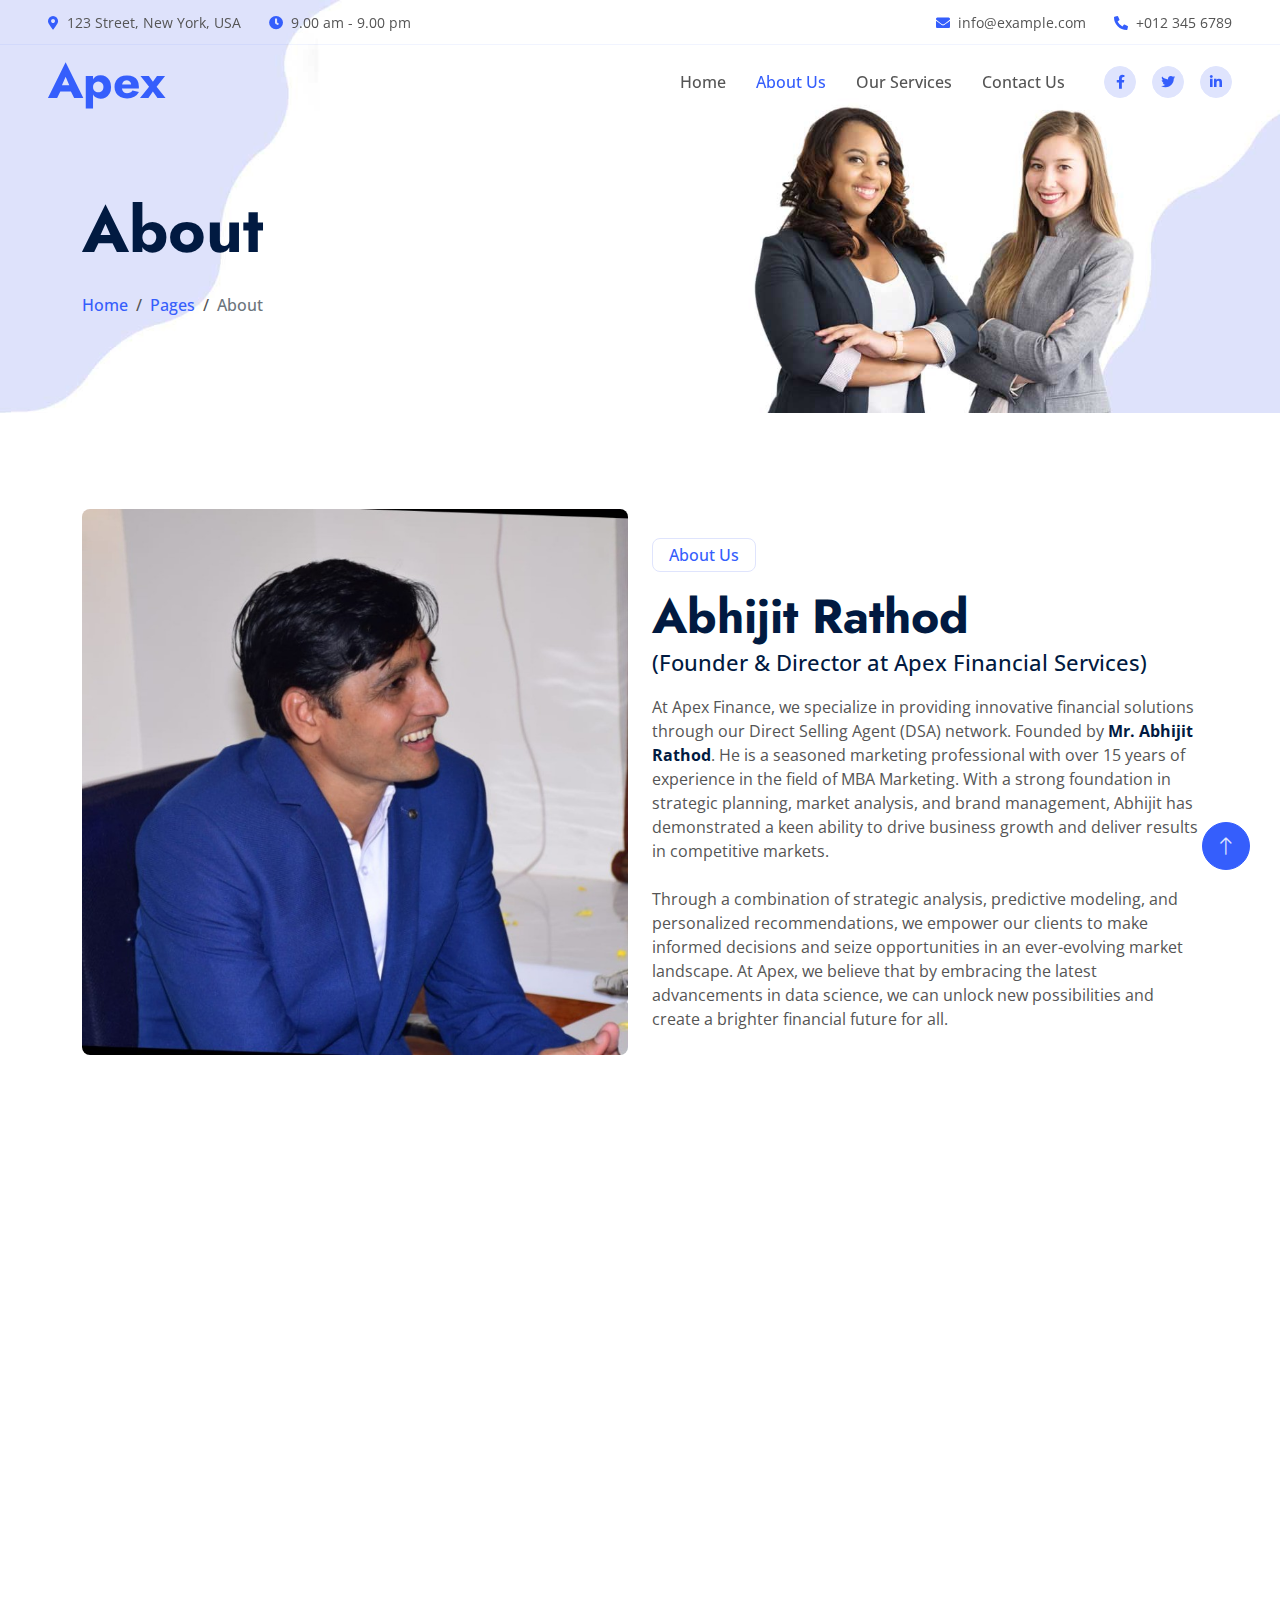
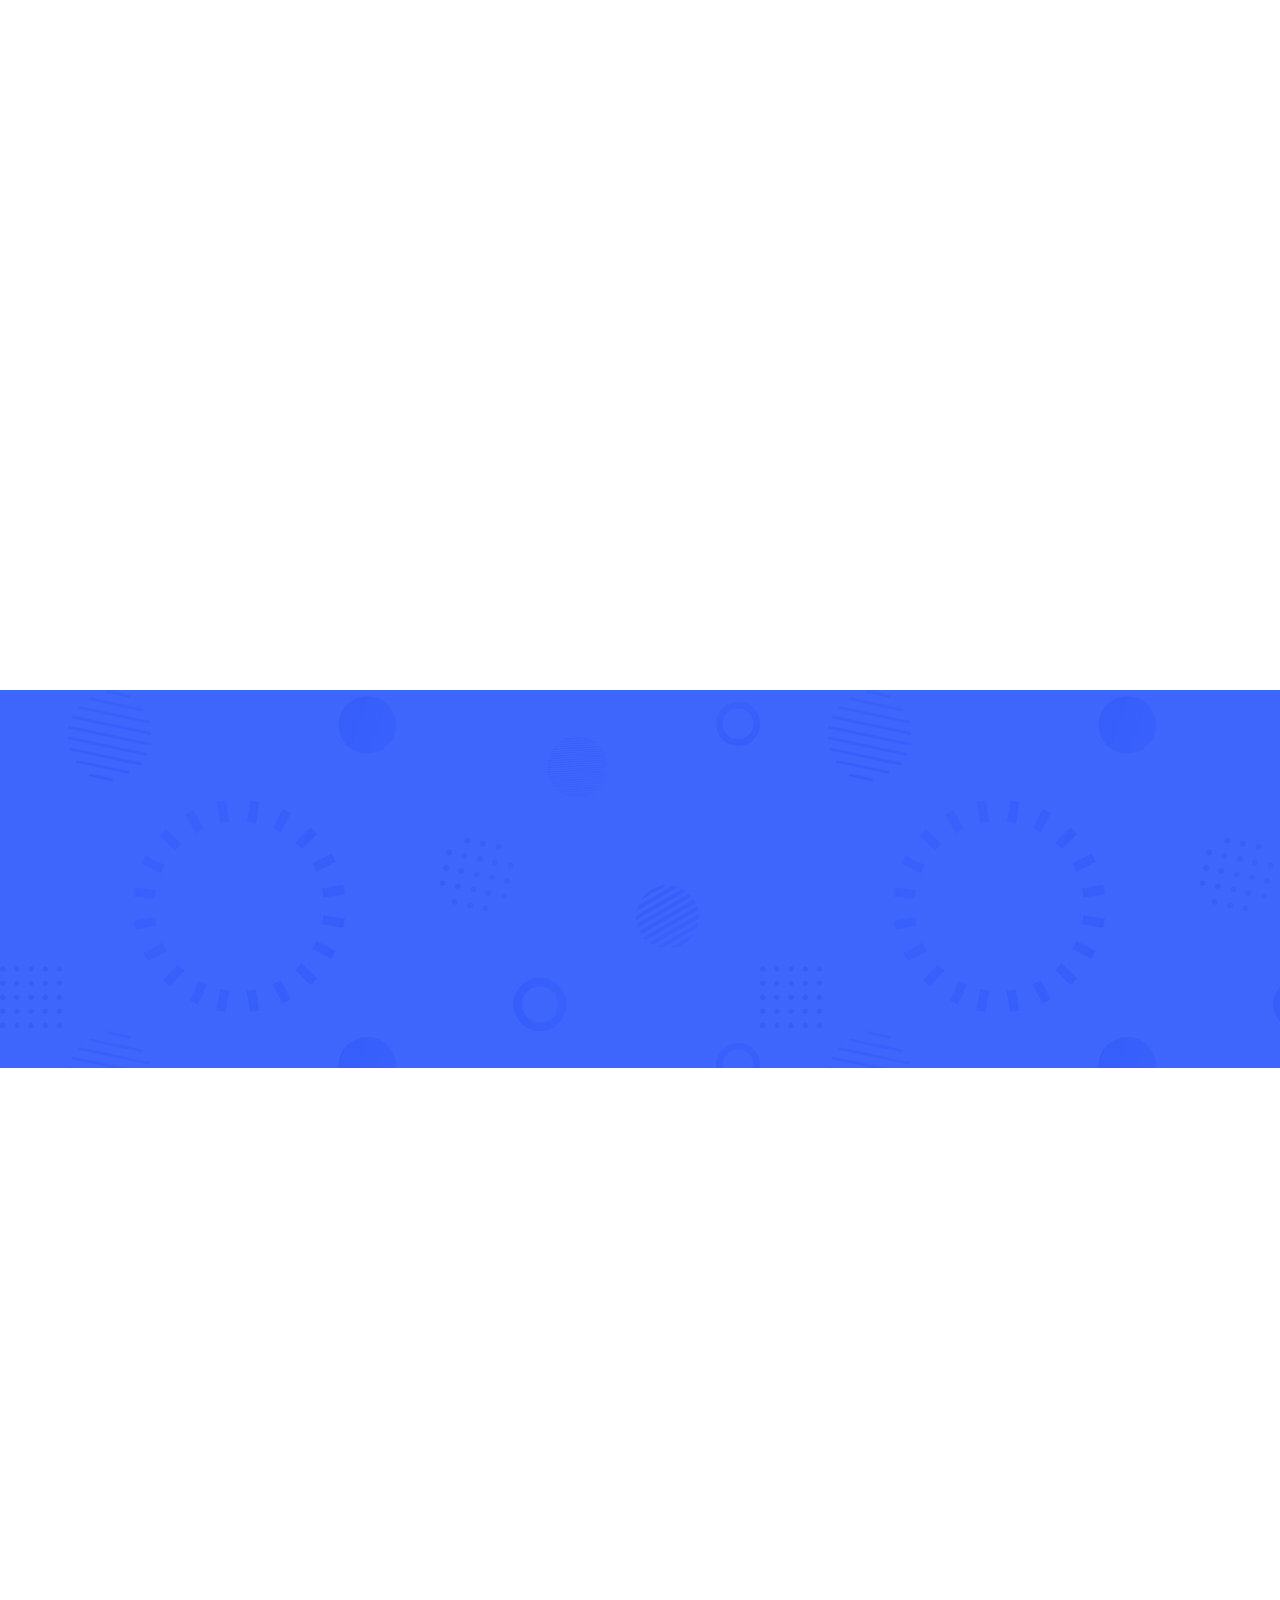
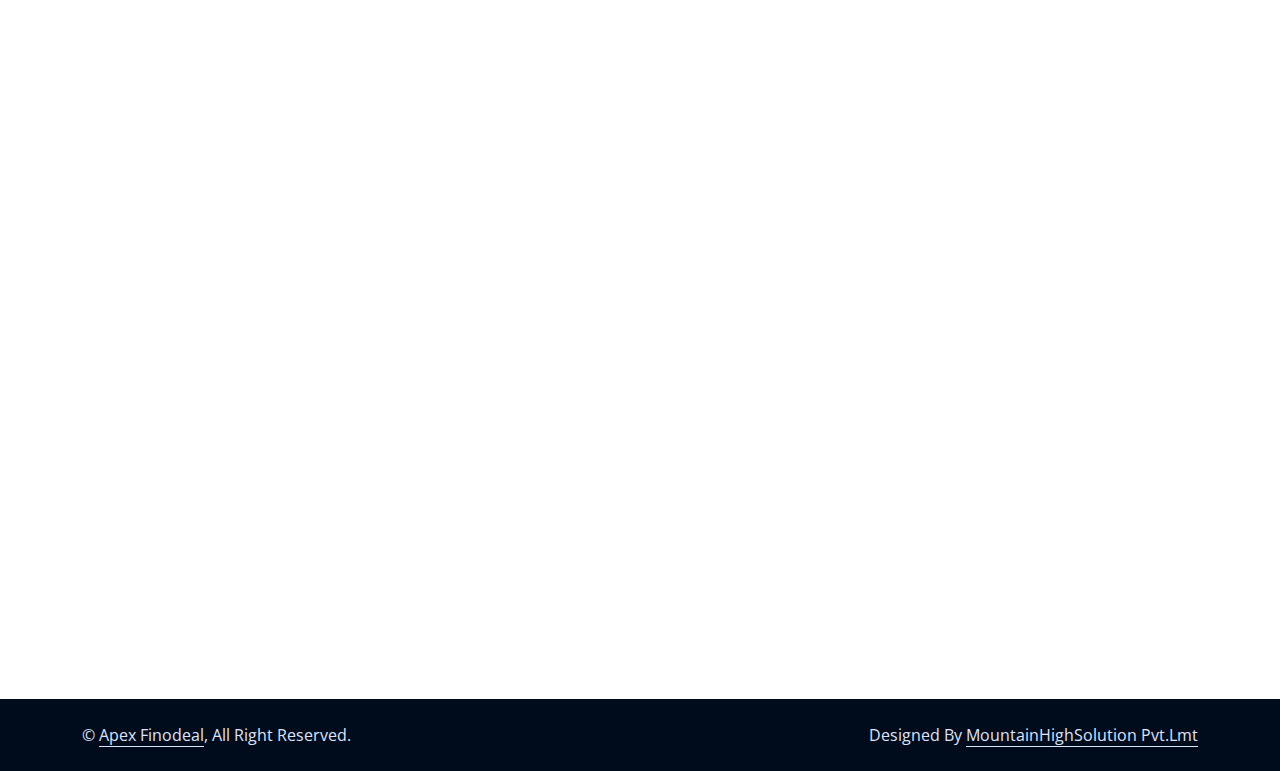
<file: about.html>
<!DOCTYPE html>
<html lang="en">

<head>
    <meta charset="utf-8">
    <title>Apex Finodeal - Financial Services Website Template</title>
    <meta content="width=device-width, initial-scale=1.0" name="viewport">
    <meta content="" name="keywords">
    <meta content="" name="description">

    <!-- Favicon -->
    <link rel="apple-touch-icon" sizes="180x180" href="img/apple-touch-icon.png">
    <link rel="icon" type="image/png" sizes="32x32" href="img/favicon-32x32.png">
    <link rel="icon" type="image/png" sizes="16x16" href="img/favicon-16x16.png">
    <link rel="manifest" href="img/site.webmanifest">
    <link rel="mask-icon" href="img/safari-pinned-tab.svg" color="#5bbad5">
    <meta name="msapplication-TileColor" content="#da532c">
    <meta name="theme-color" content="#ffffff">

    <!-- Google Web Fonts -->
    <link rel="preconnect" href="https://fonts.googleapis.com">
    <link rel="preconnect" href="https://fonts.gstatic.com" crossorigin>
    <link
        href="https://fonts.googleapis.com/css2?family=Jost:wght@500;600;700&family=Open+Sans:wght@400;500&display=swap"
        rel="stylesheet">

    <!-- Icon Font Stylesheet -->
    <link href="https://cdnjs.cloudflare.com/ajax/libs/font-awesome/5.10.0/css/all.min.css" rel="stylesheet">
    <link href="https://cdn.jsdelivr.net/npm/bootstrap-icons@1.4.1/font/bootstrap-icons.css" rel="stylesheet">

    <!-- Libraries Stylesheet -->
    <link href="lib/animate/animate.min.css" rel="stylesheet">
    <link href="lib/owlcarousel/assets/owl.carousel.min.css" rel="stylesheet">

    <!-- Customized Bootstrap Stylesheet -->
    <link href="css/bootstrap.min.css" rel="stylesheet">

    <!-- Template Stylesheet -->
    <link href="css/style.css" rel="stylesheet">
</head>

<body>
    <!-- Spinner Start -->
    <div id="spinner"
        class="show bg-white position-fixed translate-middle w-100 vh-100 top-50 start-50 d-flex align-items-center justify-content-center">
        <div class="spinner-border text-primary" role="status" style="width: 3rem; height: 3rem;"></div>
    </div>
    <!-- Spinner End -->


    <!-- Navbar Start -->
    <div class="container-fluid fixed-top px-0 wow fadeIn" data-wow-delay="0.1s">
        <div class="top-bar row gx-0 align-items-center d-none d-lg-flex">
            <div class="col-lg-6 px-5 text-start">
                <small><i class="fa fa-map-marker-alt text-primary me-2"></i>123 Street, New York, USA</small>
                <small class="ms-4"><i class="fa fa-clock text-primary me-2"></i>9.00 am - 9.00 pm</small>
            </div>
            <div class="col-lg-6 px-5 text-end">
                <small><i class="fa fa-envelope text-primary me-2"></i>info@example.com</small>
                <small class="ms-4"><i class="fa fa-phone-alt text-primary me-2"></i>+012 345 6789</small>
            </div>
        </div>

        <nav class="navbar navbar-expand-lg navbar-light py-lg-0 px-lg-5 wow fadeIn" data-wow-delay="0.1s">
            <a href="index.html" class="navbar-brand ms-4 ms-lg-0">
                <h1 class="display-5 text-primary m-0">Apex</h1>
            </a>
            <button type="button" class="navbar-toggler me-4" data-bs-toggle="collapse"
                data-bs-target="#navbarCollapse">
                <span class="navbar-toggler-icon"></span>
            </button>
            <div class="collapse navbar-collapse" id="navbarCollapse">
                <div class="navbar-nav ms-auto p-4 p-lg-0">
                    <a href="index.html" class="nav-item nav-link">Home</a>
                    <a href="about.html" class="nav-item nav-link active">About Us</a>
                    <a href="service.html" class="nav-item nav-link">Our Services</a>
                    <!-- <a href="contact.html" class="nav-item nav-link">Our Team</a> -->
                    <a href="contact.html" class="nav-item nav-link">Contact Us</a>
                </div>
                <div class="d-none d-lg-flex ms-2">
                    <a class="btn btn-light btn-sm-square rounded-circle ms-3" href="">
                        <small class="fab fa-facebook-f text-primary"></small>
                    </a>
                    <a class="btn btn-light btn-sm-square rounded-circle ms-3" href="">
                        <small class="fab fa-twitter text-primary"></small>
                    </a>
                    <a class="btn btn-light btn-sm-square rounded-circle ms-3" href="">
                        <small class="fab fa-linkedin-in text-primary"></small>
                    </a>
                </div>
            </div>
        </nav>
    </div>
    <!-- Navbar End -->


    <!-- Page Header Start -->
    <div class="container-fluid page-header mb-5 wow fadeIn" data-wow-delay="0.1s">
        <div class="container">
            <h1 class="display-3 mb-4 animated slideInDown">About</h1>
            <nav aria-label="breadcrumb animated slideInDown">
                <ol class="breadcrumb mb-0">
                    <li class="breadcrumb-item"><a href="#">Home</a></li>
                    <li class="breadcrumb-item"><a href="#">Pages</a></li>
                    <li class="breadcrumb-item active" aria-current="page">About</li>
                </ol>
            </nav>
        </div>
    </div>
    <!-- Page Header End -->


    <!-- About Start -->
    <div class="container-xxl py-5">
        <div class="container">
            <div class="row g-4 align-items-end mb-4">
                <div class="col-lg-6 wow fadeInUp" data-wow-delay="0.1s">
                    <img class="img-fluid rounded" src="img/founder.jpg">
                </div>
                <div class="col-lg-6 wow fadeInUp" data-wow-delay="0.3s">
                    <p class="d-inline-block border rounded text-primary fw-semi-bold py-1 px-3">About Us</p>
                    <h1 class="display-5 mb-0">Abhijit Rathod</h1>
                    <p class="mb-3" style="font-size: 22px; color: #011A41; font-weight: 500;"> (Founder & Director at Apex
                        Financial Services)</p>
                    <p class="mb-4">At Apex Finance, we specialize in providing innovative financial solutions through
                        our Direct Selling Agent (DSA) network. Founded by <span class="fw-bold" style="color: #011A41;">Mr. Abhijit Rathod</span>. He is a seasoned marketing
                        professional with over 15 years of experience in the field of MBA Marketing. With a strong
                        foundation in strategic planning, market analysis, and brand management, Abhijit has
                        demonstrated a keen ability to drive business growth and deliver results in competitive
                        markets.<br><br> Through a combination of strategic analysis, predictive modeling, and personalized
                        recommendations, we empower our clients to make informed decisions and seize opportunities in an
                        ever-evolving market landscape. At Apex, we believe that by embracing the latest advancements in
                        data science, we can unlock new possibilities and create a brighter financial future for all.</p>
                </div>
            </div>
            <div class="border rounded p-4 wow fadeInUp mb-4" data-wow-delay="0.1s">
                <div class="row g-4">
                    <div class="col-lg-4 wow fadeIn" data-wow-delay="0.1s">
                        <div class="h-100">
                            <div class="d-flex">
                                <div class="flex-shrink-0 btn-lg-square rounded-circle bg-primary">
                                    <i class="fa fa-times text-white"></i>
                                </div>
                                <div class="ps-3">
                                    <h4>No Hidden Cost</h4>
                                    <span>We are committed to offering fair and competitive rates for all our financial
                                        products and services, without any hidden fees or charges buried in the fine
                                        print.</span>
                                </div>
                                <div class="border-end d-none d-lg-block"></div>
                            </div>
                            <div class="border-bottom mt-4 d-block d-lg-none"></div>
                        </div>
                    </div>
                    <div class="col-lg-4 wow fadeIn" data-wow-delay="0.3s">
                        <div class="h-100">
                            <div class="d-flex">
                                <div class="flex-shrink-0 btn-lg-square rounded-circle bg-primary">
                                    <i class="fa fa-users text-white"></i>
                                </div>
                                <div class="ps-3">
                                    <h4>Dedicated Team</h4>
                                    <span>Our team consists of dedicated professionals who are passionate about
                                        harnessing the power of data to drive financial success</span>
                                </div>
                                <div class="border-end d-none d-lg-block"></div>
                            </div>
                            <div class="border-bottom mt-4 d-block d-lg-none"></div>
                        </div>
                    </div>
                    <div class="col-lg-4 wow fadeIn" data-wow-delay="0.5s">
                        <div class="h-100">
                            <div class="d-flex">
                                <div class="flex-shrink-0 btn-lg-square rounded-circle bg-primary">
                                    <i class="fa fa-phone text-white"></i>
                                </div>
                                <div class="ps-3">
                                    <h4>24/7 Available</h4>
                                    <span>At Our Finance Company, we understand that financial needs can arise at any
                                        time, which is why we are proud to offer our services 24 hours a day, 7 days a
                                        week.</span>
                                </div>
                            </div>
                        </div>
                    </div>
                </div>
            </div>

            <div class="wow fadeInUp" data-wow-delay="0.1s">
                <h2 class="mb-4">Our Mission</h2>
                <p>Our mission at Apex Finance is to revolutionize the way people access financial services. Through our
                    DSA network, we aim to bridge the gap between customers and financial solutions, making the process
                    convenient, transparent, and customer-centric.We strive to provide innovative solutions,
                    personalized guidance, and exceptional service to help our clients navigate the complexities of the
                    financial world with confidence. By fostering trust, transparency, and long-term relationships, we
                    aim to be a trusted partner in our clients' financial journeys, assisting them in reaching their
                    goals and securing their futures
                </p>
            </div>
            <div class="container-xxl feature py-5">
                <div class="container">
                    <div class="row g-5 align-items-center">
                        <div class="col-lg-6 wow fadeInUp" data-wow-delay="0.1s">
                            <p class="d-inline-block border rounded text-primary fw-semi-bold py-1 px-3">Why Choosing
                                Us!</p>
                            <h1 class="display-5 mb-4">What Sets Us Apart!</h1>
                            <p class="mb-4">We tailor our services to meet each client's unique financial goals and
                                circumstances, providing personalized solutions that deliver results. Our team boasts
                                years of
                                experience and expertise in the financial industry, providing clients with reliable
                                guidance and
                                support.

                            </p>
                            <a class="btn btn-primary py-3 px-5" href="">Explore More</a>
                        </div>
                        <div class="col-lg-6">
                            <div class="row g-4 align-items-center">
                                <div class="col-md-6">
                                    <div class="row g-4">
                                        <div class="col-12 wow fadeIn" data-wow-delay="0.3s">
                                            <div class="feature-box border rounded p-4">
                                                <i class="fa fa-check fa-3x text-primary mb-3"></i>
                                                <h4 class="mb-3">Expertise</h4>
                                                <p class="mb-3">We brings a wealth of
                                                    expertise and knowledge to the table.
                                                </p>
                                            </div>
                                        </div>
                                        <div class="col-12 wow fadeIn" data-wow-delay="0.5s">
                                            <div class="feature-box border rounded p-4">
                                                <i class="fa fa-check fa-3x text-primary mb-3"></i>
                                                <h4 class="mb-3">Innovation</h4>
                                                <p class="mb-3">We believe in staying ahead of the curve by constantly
                                                    innovating and adapting to the changing needs of our clients.
                                                </p>
                                            </div>
                                        </div>
                                    </div>
                                </div>
                                <div class="col-md-6 wow fadeIn" data-wow-delay="0.7s">
                                    <div class="feature-box border rounded p-4">
                                        <i class="fa fa-check fa-3x text-primary mb-3"></i>
                                        <h4 class="mb-3">Customer Focus</h4>
                                        <p class="mb-3">We understand that each individual and business has unique
                                            financial goals and challenges, accordingly we provide customized solutions
                                            that meet their needs.
                                        </p>
                                    </div>
                                </div>
                            </div>
                        </div>
                    </div>
                </div>
            </div>
        </div>
    </div>
    <!-- About End -->


    <!-- Facts Start -->
    <div class="container-fluid facts my-5 py-5">
        <div class="container py-5">
            <div class="row g-5">
                <div class="col-sm-6 col-lg-4 text-center wow fadeIn" data-wow-delay="0.1s">
                    <i class="fa fa-users fa-3x text-white mb-3"></i>
                    <h1 class="display-4 text-white" data-toggle="counter-up">1234</h1>
                    <span class="fs-5 text-white">Happy Clients</span>
                    <hr class="bg-white w-25 mx-auto mb-0">
                </div>
                <div class="col-sm-6 col-lg-4 text-center wow fadeIn" data-wow-delay="0.5s">
                    <i class="fa fa-users-cog fa-3x text-white mb-3"></i>
                    <h1 class="display-4 text-white" data-toggle="counter-up">1234</h1>
                    <span class="fs-5 text-white">Dedicated Staff</span>
                    <hr class="bg-white w-25 mx-auto mb-0">
                </div>
                <div class="col-sm-6 col-lg-4 text-center wow fadeIn" data-wow-delay="0.7s">
                    <i class="fa fa-award fa-3x text-white mb-3"></i>
                    <h1 class="display-4 text-white" data-toggle="counter-up">1234</h1>
                    <span class="fs-5 text-white">Awards Achieved</span>
                    <hr class="bg-white w-25 mx-auto mb-0">
                </div>
            </div>
        </div>
    </div>
    <!-- Facts End -->


    <!-- Team Start -->
    <div class="container-xxl py-5">
        <div class="container">
            <div class="text-center mx-auto wow fadeInUp" data-wow-delay="0.1s" style="max-width: 600px;">
                <p class="d-inline-block border rounded text-primary fw-semi-bold py-1 px-3">Our Team</p>
                <h1 class="display-5 mb-5">Exclusive Team</h1>
            </div>
            <div class="row g-4">
                <div class="col-lg-4 col-md-6 wow fadeInUp" data-wow-delay="0.1s">
                    <div class="team-item">
                        <img class="img-fluid rounded" src="img/team-1.jpg" alt="">
                        <div class="team-text">
                            <h4 class="mb-0">Juhi Bhatnagar</h4>
                            <div class="team-social d-flex">
                                <a class="btn btn-square rounded-circle mx-1" href=""><i
                                        class="fab fa-facebook-f"></i></a>
                                <a class="btn btn-square rounded-circle mx-1" href=""><i class="fab fa-twitter"></i></a>
                                <a class="btn btn-square rounded-circle mx-1" href=""><i
                                        class="fab fa-instagram"></i></a>
                            </div>
                        </div>
                    </div>
                </div>
                <div class="col-lg-4 col-md-6 wow fadeInUp" data-wow-delay="0.3s">
                    <div class="team-item">
                        <img class="img-fluid rounded" src="img/team-2.jpg" alt="">
                        <div class="team-text">
                            <h4 class="mb-0">Mrunal Sharma</h4>
                            <div class="team-social d-flex">
                                <a class="btn btn-square rounded-circle mx-1" href=""><i
                                        class="fab fa-facebook-f"></i></a>
                                <a class="btn btn-square rounded-circle mx-1" href=""><i class="fab fa-twitter"></i></a>
                                <a class="btn btn-square rounded-circle mx-1" href=""><i
                                        class="fab fa-instagram"></i></a>
                            </div>
                        </div>
                    </div>
                </div>
                <div class="col-lg-4 col-md-6 wow fadeInUp" data-wow-delay="0.5s">
                    <div class="team-item">
                        <img class="img-fluid rounded" src="img/team-3.jpg" alt="">
                        <div class="team-text">
                            <h4 class="mb-0">Param Mehta</h4>
                            <div class="team-social d-flex">
                                <a class="btn btn-square rounded-circle mx-1" href=""><i
                                        class="fab fa-facebook-f"></i></a>
                                <a class="btn btn-square rounded-circle mx-1" href=""><i class="fab fa-twitter"></i></a>
                                <a class="btn btn-square rounded-circle mx-1" href=""><i
                                        class="fab fa-instagram"></i></a>
                            </div>
                        </div>
                    </div>
                </div>
            </div>
        </div>
    </div>
    <!-- Team End -->


    <!-- Footer Start -->
    <div class="container-fluid bg-dark text-light footer mt-5 py-5 wow fadeIn" data-wow-delay="0.1s">
        <div class="container py-5">
            <div class="row g-5">
                <div class="col-lg-4 col-md-6">
                    <h4 class="text-white mb-4">Our Office</h4>
                    <p class="mb-2"><i class="fa fa-map-marker-alt me-3"></i>123 Street, New York, USA</p>
                    <p class="mb-2"><i class="fa fa-phone-alt me-3"></i>+012 345 67890</p>
                    <p class="mb-2"><i class="fa fa-envelope me-3"></i>apexfinodeal@gmail.com</p>
                    <div class="d-flex pt-2">
                        <a class="btn btn-square btn-outline-light rounded-circle me-2" href=""><i
                                class="fab fa-twitter"></i></a>
                        <a class="btn btn-square btn-outline-light rounded-circle me-2" href=""><i
                                class="fab fa-facebook-f"></i></a>
                        <a class="btn btn-square btn-outline-light rounded-circle me-2" href=""><i
                                class="fab fa-youtube"></i></a>
                        <a class="btn btn-square btn-outline-light rounded-circle me-2" href=""><i
                                class="fab fa-linkedin-in"></i></a>
                    </div>
                </div>
                <div class="col-lg-4 col-md-6">
                    <h4 class="text-white mb-4">Services</h4>
                    <a class="btn btn-link" href="">Financial Planning</a>
                    <a class="btn btn-link" href="">Personal Loan</a>
                    <a class="btn btn-link" href="">Home Loan</a>
                    <a class="btn btn-link" href="">Business Loans</a>
                </div>
                <div class="col-lg-4 col-md-6">
                    <h4 class="text-white mb-4">Quick Links</h4>
                    <a class="btn btn-link" href="">About Us</a>
                    <a class="btn btn-link" href="contact.html">Contact Us</a>
                    <a class="btn btn-link" href="service.html">Our Services</a>
                    <a class="btn btn-link" href="">Terms & Condition</a>
                    <a class="btn btn-link" href="">Support</a>
                </div>
            </div>
        </div>
    </div>
    <!-- Footer End -->


    <!-- Copyright Start -->
    <div class="container-fluid copyright py-4">
        <div class="container">
            <div class="row">
                <div class="col-md-6 text-center text-md-start mb-3 mb-md-0">
                    &copy; <a class="border-bottom" href="#">Apex Finodeal</a>, All Right Reserved.
                </div>
                <div class="col-md-6 text-center text-md-end">
                    <!--/*** This template is free as long as you keep the footer author’s credit link/attribution link/backlink. If you'd like to use the template without the footer author’s credit link/attribution link/backlink, you can purchase the Credit Removal License from "https://htmlcodex.com/credit-removal". Thank you for your support. ***/-->
                    Designed By <a class="border-bottom" href="https://www.mountainhighsolutions.com/">MountainHighSolution Pvt.Lmt</a>
                </div>
            </div>
        </div>
    </div>
    <!-- Copyright End -->


    <!-- Back to Top -->
    <a href="#" class="btn btn-lg btn-primary btn-lg-square rounded-circle back-to-top"><i
            class="bi bi-arrow-up"></i></a>


    <!-- JavaScript Libraries -->
    <script src="https://code.jquery.com/jquery-3.4.1.min.js"></script>
    <script src="https://cdn.jsdelivr.net/npm/bootstrap@5.0.0/dist/js/bootstrap.bundle.min.js"></script>
    <script src="lib/wow/wow.min.js"></script>
    <script src="lib/easing/easing.min.js"></script>
    <script src="lib/waypoints/waypoints.min.js"></script>
    <script src="lib/owlcarousel/owl.carousel.min.js"></script>
    <script src="lib/counterup/counterup.min.js"></script>

    <!-- Template Javascript -->
    <script src="js/main.js"></script>
</body>

</html>
</file>
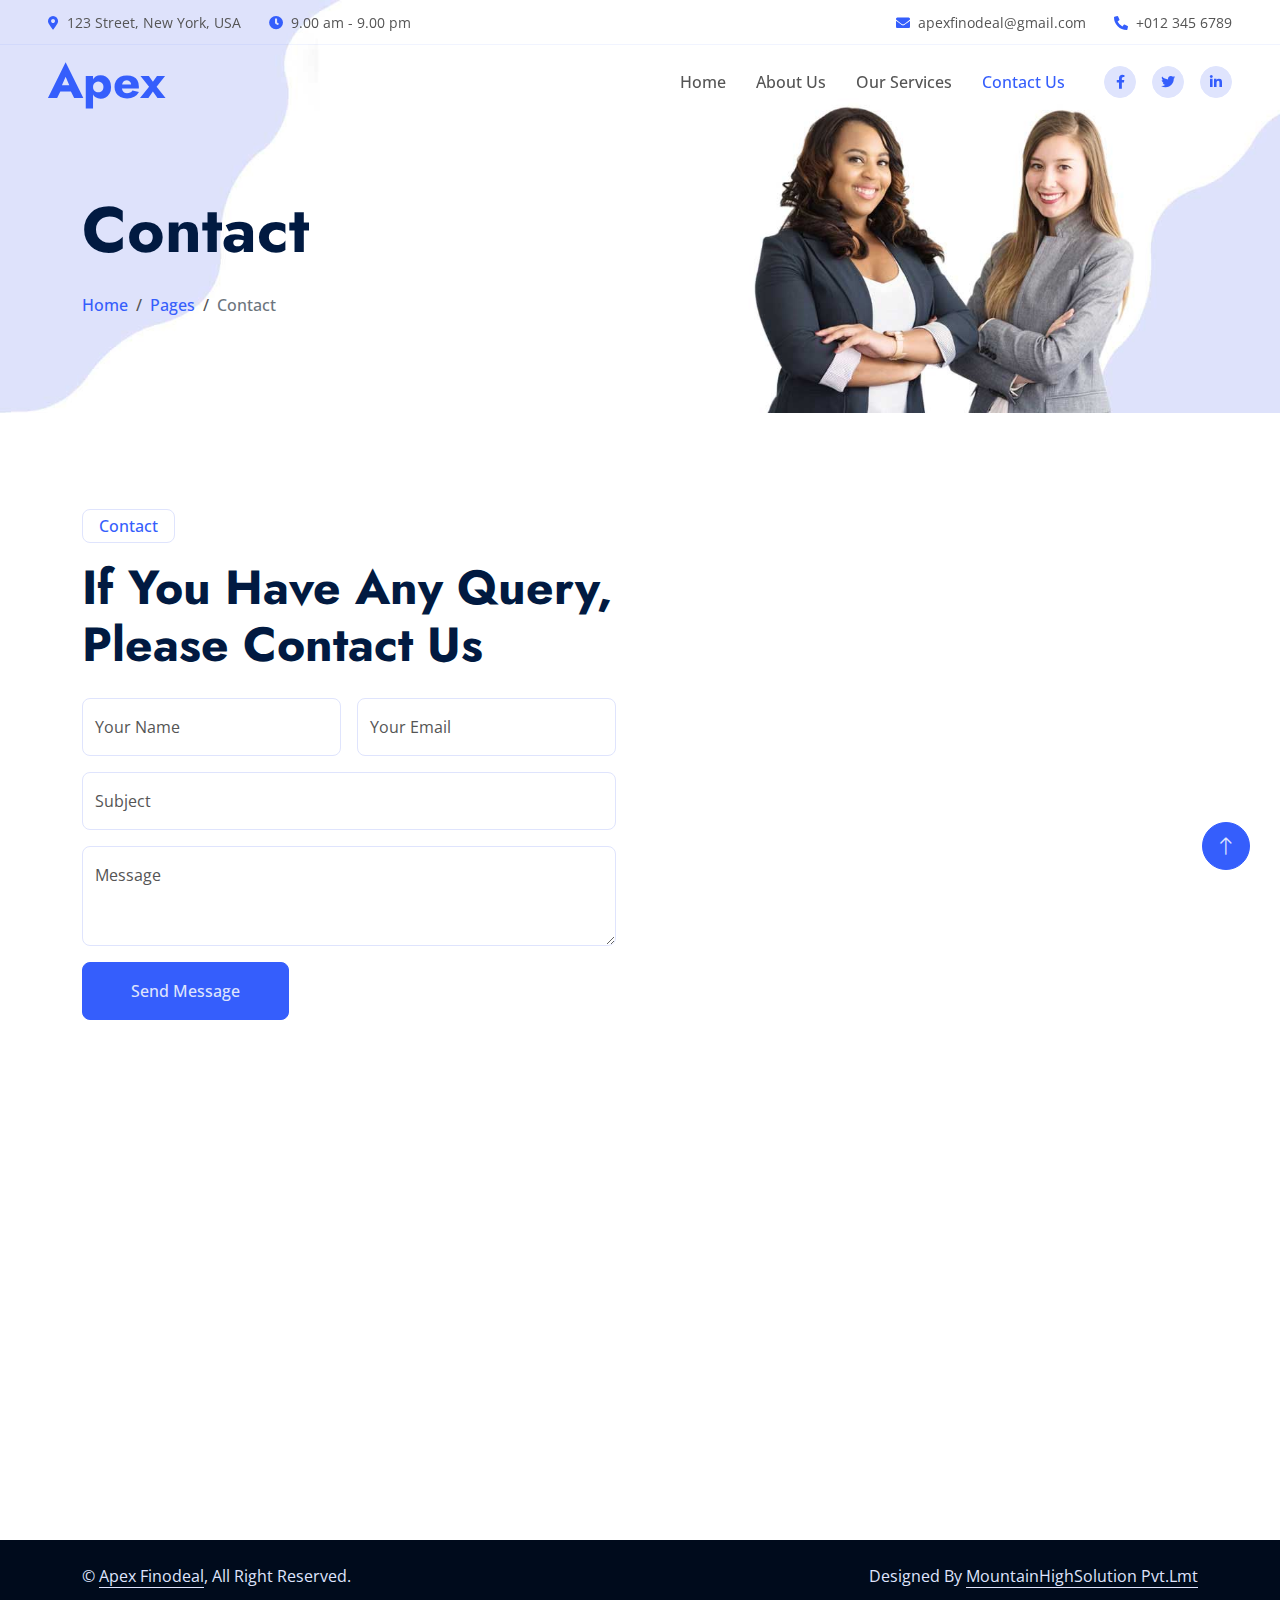
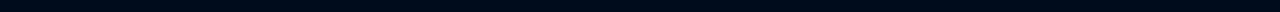
<file: contact.html>
<!DOCTYPE html>
<html lang="en">

<head>
    <meta charset="utf-8">
    <title>Apex Finodeal - Financial Services Website Template</title>
    <meta content="width=device-width, initial-scale=1.0" name="viewport">
    <meta content="" name="keywords">
    <meta content="" name="description">

    <!-- Favicon -->
    <link rel="apple-touch-icon" sizes="180x180" href="img/apple-touch-icon.png">
    <link rel="icon" type="image/png" sizes="32x32" href="img/favicon-32x32.png">
    <link rel="icon" type="image/png" sizes="16x16" href="img/favicon-16x16.png">
    <link rel="manifest" href="img/site.webmanifest">
    <link rel="mask-icon" href="img/safari-pinned-tab.svg" color="#5bbad5">
    <meta name="msapplication-TileColor" content="#da532c">
    <meta name="theme-color" content="#ffffff">

    <!-- Google Web Fonts -->
    <link rel="preconnect" href="https://fonts.googleapis.com">
    <link rel="preconnect" href="https://fonts.gstatic.com" crossorigin>
    <link
        href="https://fonts.googleapis.com/css2?family=Jost:wght@500;600;700&family=Open+Sans:wght@400;500&display=swap"
        rel="stylesheet">

    <!-- Icon Font Stylesheet -->
    <link href="https://cdnjs.cloudflare.com/ajax/libs/font-awesome/5.10.0/css/all.min.css" rel="stylesheet">
    <link href="https://cdn.jsdelivr.net/npm/bootstrap-icons@1.4.1/font/bootstrap-icons.css" rel="stylesheet">

    <!-- Libraries Stylesheet -->
    <link href="lib/animate/animate.min.css" rel="stylesheet">
    <link href="lib/owlcarousel/assets/owl.carousel.min.css" rel="stylesheet">

    <!-- Customized Bootstrap Stylesheet -->
    <link href="css/bootstrap.min.css" rel="stylesheet">

    <!-- Template Stylesheet -->
    <link href="css/style.css" rel="stylesheet">
</head>

<body>
    <!-- Spinner Start -->
    <div id="spinner"
        class="show bg-white position-fixed translate-middle w-100 vh-100 top-50 start-50 d-flex align-items-center justify-content-center">
        <div class="spinner-border text-primary" role="status" style="width: 3rem; height: 3rem;"></div>
    </div>
    <!-- Spinner End -->


    <!-- Navbar Start -->
    <div class="container-fluid fixed-top px-0 wow fadeIn" data-wow-delay="0.1s">
        <div class="top-bar row gx-0 align-items-center d-none d-lg-flex">
            <div class="col-lg-6 px-5 text-start">
                <small><i class="fa fa-map-marker-alt text-primary me-2"></i>123 Street, New York, USA</small>
                <small class="ms-4"><i class="fa fa-clock text-primary me-2"></i>9.00 am - 9.00 pm</small>
            </div>
            <div class="col-lg-6 px-5 text-end">
                <small><i class="fa fa-envelope text-primary me-2"></i>apexfinodeal@gmail.com</small>
                <small class="ms-4"><i class="fa fa-phone-alt text-primary me-2"></i>+012 345 6789</small>
            </div>
        </div>

        <nav class="navbar navbar-expand-lg navbar-light py-lg-0 px-lg-5 wow fadeIn" data-wow-delay="0.1s">
            <a href="index.html" class="navbar-brand ms-4 ms-lg-0">
                <h1 class="display-5 text-primary m-0">Apex</h1>
            </a>
            <button type="button" class="navbar-toggler me-4" data-bs-toggle="collapse"
                data-bs-target="#navbarCollapse">
                <span class="navbar-toggler-icon"></span>
            </button>
            <div class="collapse navbar-collapse" id="navbarCollapse">
                <div class="navbar-nav ms-auto p-4 p-lg-0">
                    <a href="index.html" class="nav-item nav-link">Home</a>
                    <a href="about.html" class="nav-item nav-link">About Us</a>
                    <a href="service.html" class="nav-item nav-link">Our Services</a>
                    <!-- <a href="contact.html" class="nav-item nav-link">Our Team</a> -->
                    <a href="contact.html" class="nav-item nav-link active">Contact Us</a>
                </div>
                <div class="d-none d-lg-flex ms-2">
                    <a class="btn btn-light btn-sm-square rounded-circle ms-3" href="">
                        <small class="fab fa-facebook-f text-primary"></small>
                    </a>
                    <a class="btn btn-light btn-sm-square rounded-circle ms-3" href="">
                        <small class="fab fa-twitter text-primary"></small>
                    </a>
                    <a class="btn btn-light btn-sm-square rounded-circle ms-3" href="">
                        <small class="fab fa-linkedin-in text-primary"></small>
                    </a>
                </div>
            </div>
        </nav>
    </div>
    <!-- Navbar End -->


    <!-- Page Header Start -->
    <div class="container-fluid page-header mb-5 wow fadeIn" data-wow-delay="0.1s">
        <div class="container">
            <h1 class="display-3 mb-4 animated slideInDown">Contact</h1>
            <nav aria-label="breadcrumb animated slideInDown">
                <ol class="breadcrumb mb-0">
                    <li class="breadcrumb-item"><a href="#">Home</a></li>
                    <li class="breadcrumb-item"><a href="#">Pages</a></li>
                    <li class="breadcrumb-item active" aria-current="page">Contact</li>
                </ol>
            </nav>
        </div>
    </div>
    <!-- Page Header End -->


    <!-- Contact Start -->
    <div class="container-xxl py-5">
        <div class="container">
            <div class="row g-5">
                <div class="col-lg-6 wow fadeIn" data-wow-delay="0.1s">
                    <p class="d-inline-block border rounded text-primary fw-semi-bold py-1 px-3">Contact</p>
                    <h1 class="display-5 mb-4">If You Have Any Query, Please Contact Us</h1>
                    <form name="submit-to-google-sheet">
                        <div class="row g-3">
                            <div class="col-md-6">
                                <div class="form-floating">
                                    <input type="text" class="form-control" id="name" placeholder="Your Name" name="Name">
                                    <label for="name">Your Name</label>
                                </div>
                            </div>
                            <div class="col-md-6">
                                <div class="form-floating">
                                    <input type="email" class="form-control" id="email" placeholder="Your Email" name="Email">
                                    <label for="email">Your Email</label>
                                </div>
                            </div>
                            <div class="col-12">
                                <div class="form-floating">
                                    <input type="text" class="form-control" id="subject" placeholder="Subject" name="Subject">
                                    <label for="subject">Subject</label>
                                </div>
                            </div>
                            <div class="col-12">
                                <div class="form-floating">
                                    <textarea class="form-control" placeholder="Leave a message here" id="message"
                                        style="height: 100px" name="Message"></textarea>
                                    <label for="message">Message</label>
                                </div>
                            </div>
                            <div class="col-12">
                                <button class="btn btn-primary py-3 px-5" type="submit">Send Message</button>
                            </div>
                            <h5 id="msg"></h5>
                        </div>
                    </form>
                </div>
                <div class="col-lg-6 wow fadeIn" data-wow-delay="0.5s" style="min-height: 450px;">
                    <div class="position-relative rounded overflow-hidden h-100">
                        <iframe class="position-relative w-100 h-100"
                            src="https://www.google.com/maps/embed?pb=!1m18!1m12!1m3!1d3771.9711610108465!2d75.89934881488825!3d17.658399505776093!2m3!1f0!2f0!3f0!3m2!1i1024!2i768!4f13.1!3m3!1m2!1s0x3bc14e6bf8a8945b%3A0x16891d4f28d97ed1!2s2nd%20floor%2C%20wellness%20zone%2C%20Seven%20Street%2C%20opp.%20rotari%20garden%2C%20South%20Sadar%20Bazar%2C%20Solapur%2C%20Maharashtra%20413001!5e0!3m2!1sen!2sin!4v1646036250897!5m2!1sen!2sin"
                            frameborder="0" style="min-height: 450px; border:0;" allowfullscreen="" aria-hidden="false"
                            tabindex="0"></iframe>
                    </div>
                </div>
            </div>
        </div>
    </div>
    <!-- Contact End -->


    <!-- Footer Start -->
    <div class="container-fluid bg-dark text-light footer mt-5 py-5 wow fadeIn" data-wow-delay="0.1s">
        <div class="container py-5">
            <div class="row g-5">
                <div class="col-lg-4 col-md-6">
                    <h4 class="text-white mb-4">Our Office</h4>
                    <p class="mb-2"><i class="fa fa-map-marker-alt me-3"></i>123 Street, New York, USA</p>
                    <p class="mb-2"><i class="fa fa-phone-alt me-3"></i>+012 345 67890</p>
                    <p class="mb-2"><i class="fa fa-envelope me-3"></i>apexfinodeal@gmail.com</p>
                    <div class="d-flex pt-2">
                        <a class="btn btn-square btn-outline-light rounded-circle me-2" href=""><i
                                class="fab fa-twitter"></i></a>
                        <a class="btn btn-square btn-outline-light rounded-circle me-2" href=""><i
                                class="fab fa-facebook-f"></i></a>
                        <a class="btn btn-square btn-outline-light rounded-circle me-2" href=""><i
                                class="fab fa-youtube"></i></a>
                        <a class="btn btn-square btn-outline-light rounded-circle me-2" href=""><i
                                class="fab fa-linkedin-in"></i></a>
                    </div>
                </div>
                <div class="col-lg-4 col-md-6">
                    <h4 class="text-white mb-4">Services</h4>
                    <a class="btn btn-link" href="">Financial Planning</a>
                    <a class="btn btn-link" href="">Personal Loan</a>
                    <a class="btn btn-link" href="">Home Loan</a>
                    <a class="btn btn-link" href="">Business Loans</a>
                </div>
                <div class="col-lg-4 col-md-6">
                    <h4 class="text-white mb-4">Quick Links</h4>
                    <a class="btn btn-link" href="about.html">About Us</a>
                    <a class="btn btn-link" href="">Contact Us</a>
                    <a class="btn btn-link" href="service.html">Our Services</a>
                    <a class="btn btn-link" href="">Terms & Condition</a>
                    <a class="btn btn-link" href="">Support</a>
                </div>
            </div>
        </div>
    </div>
    <!-- Footer End -->


    <!-- Copyright Start -->
    <div class="container-fluid copyright py-4">
        <div class="container">
            <div class="row">
                <div class="col-md-6 text-center text-md-start mb-3 mb-md-0">
                    &copy; <a class="border-bottom" href="#">Apex Finodeal</a>, All Right Reserved.
                </div>
                <div class="col-md-6 text-center text-md-end">
                    <!--/*** This template is free as long as you keep the footer author’s credit link/attribution link/backlink. If you'd like to use the template without the footer author’s credit link/attribution link/backlink, you can purchase the Credit Removal License from "https://htmlcodex.com/credit-removal". Thank you for your support. ***/-->
                    Designed By <a class="border-bottom"
                        href="https://www.mountainhighsolutions.com/">MountainHighSolution Pvt.Lmt</a>
                </div>
            </div>
        </div>
    </div>
    <!-- Copyright End -->


    <!-- Back to Top -->
    <a href="#" class="btn btn-lg btn-primary btn-lg-square rounded-circle back-to-top"><i
            class="bi bi-arrow-up"></i></a>


    <!-- JavaScript Libraries -->
    <script src="https://code.jquery.com/jquery-3.4.1.min.js"></script>
    <script src="https://cdn.jsdelivr.net/npm/bootstrap@5.0.0/dist/js/bootstrap.bundle.min.js"></script>
    <script src="lib/wow/wow.min.js"></script>
    <script src="lib/easing/easing.min.js"></script>
    <script src="lib/waypoints/waypoints.min.js"></script>
    <script src="lib/owlcarousel/owl.carousel.min.js"></script>
    <script src="lib/counterup/counterup.min.js"></script>

    <!-- Template Javascript -->
    <script src="js/main.js"></script>
    <script>
        const scriptURL = 'https://script.google.com/macros/s/AKfycbzvEPP52qjX7htkpc-36LS_6OnfEkS27b92t4f2xwU_A8o5tbdpMuK3yvm3zq0Rtuqcdg/exec'
        const form = document.forms['submit-to-google-sheet']
        const msg = document.getElementById('msg')
      
        form.addEventListener('submit', e => {
          e.preventDefault()
          fetch(scriptURL, { method: 'POST', body: new FormData(form)})
            .then(response => {
                msg.innerHTML = 'Message Sent Successfully'
                setTimeout(function(){
                    msg.innerHTML = ""
                },5000)
                form.reset()
            },
              
            )
            .catch(error => console.error('Error!', error.message))
        })
    
      </script>
</body>

</html>
</file>
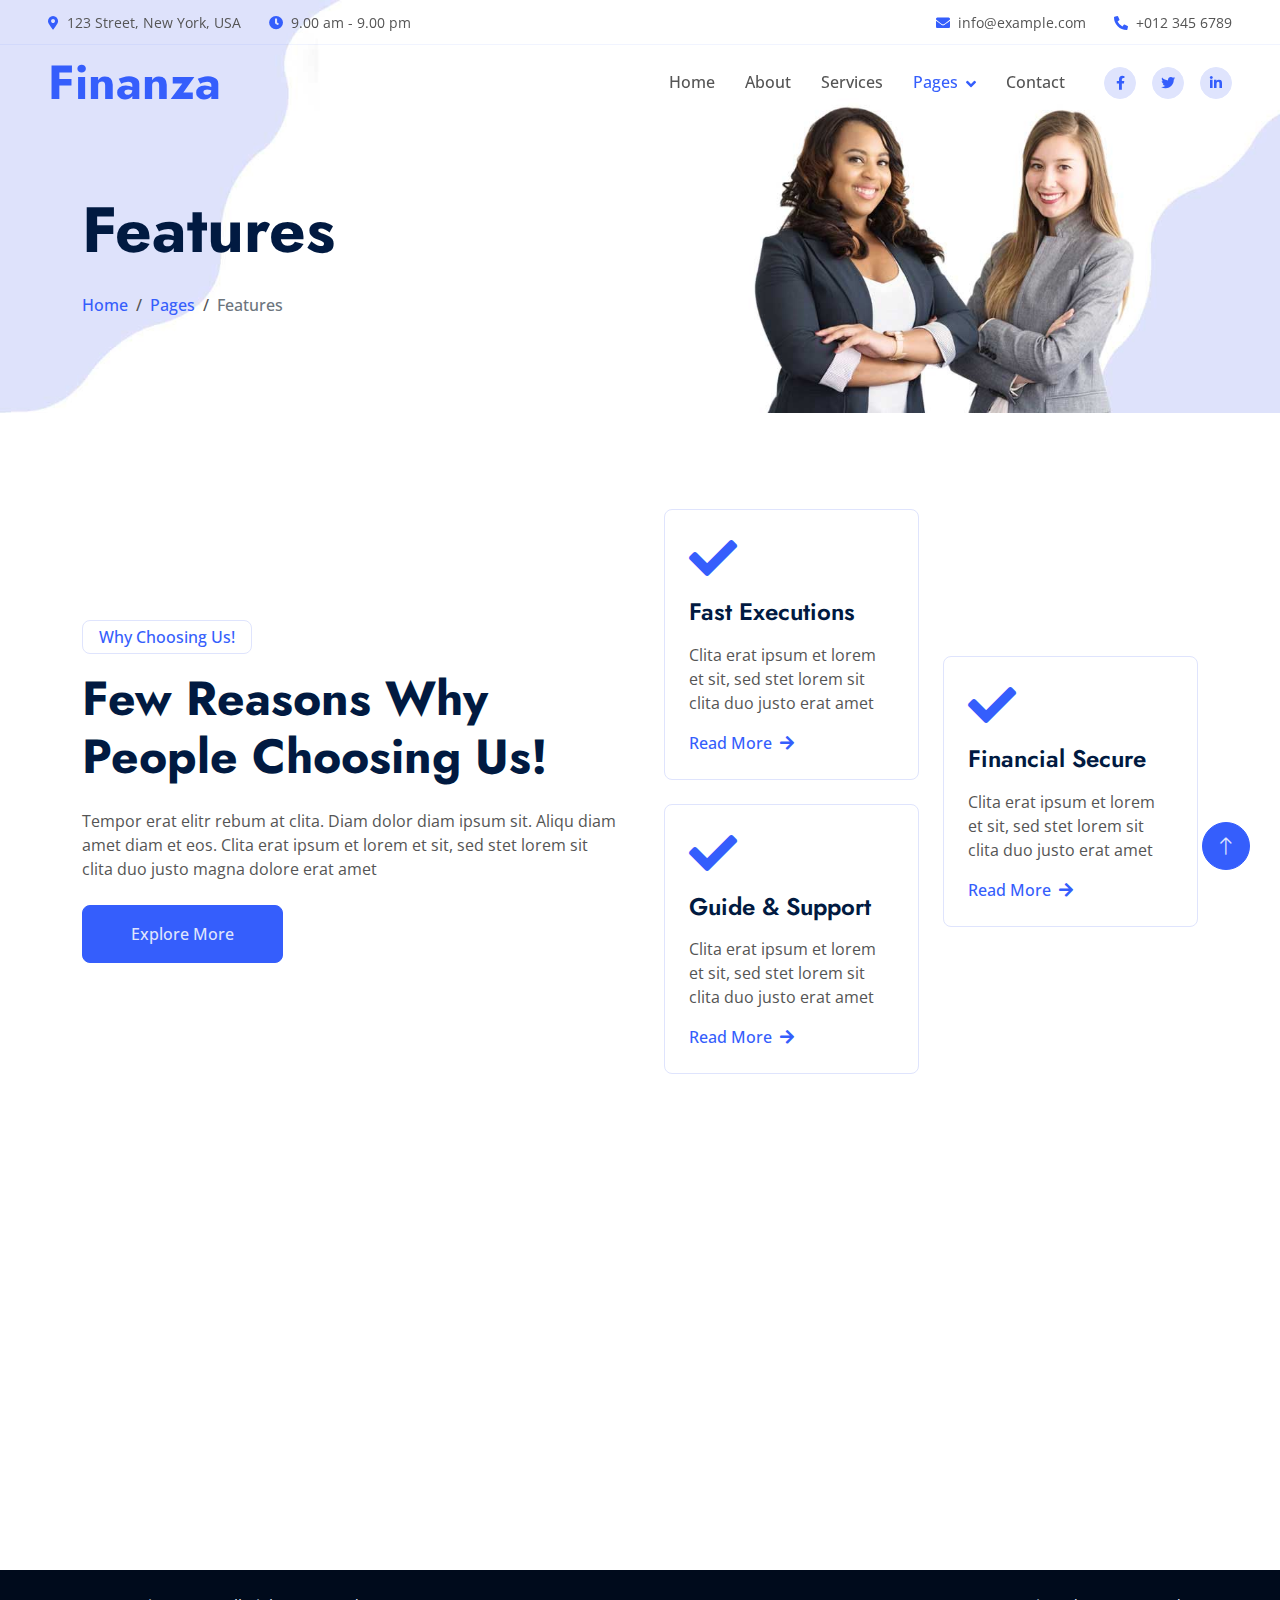
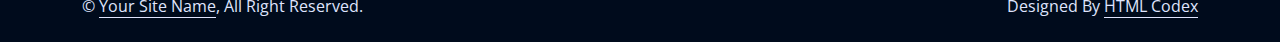
<file: feature.html>
<!DOCTYPE html>
<html lang="en">

<head>
    <meta charset="utf-8">
    <title>Finanza - Financial Services Website Template</title>
    <meta content="width=device-width, initial-scale=1.0" name="viewport">
    <meta content="" name="keywords">
    <meta content="" name="description">

    <!-- Favicon -->
    <link href="img/favicon.ico" rel="icon">

    <!-- Google Web Fonts -->
    <link rel="preconnect" href="https://fonts.googleapis.com">
    <link rel="preconnect" href="https://fonts.gstatic.com" crossorigin>
    <link href="https://fonts.googleapis.com/css2?family=Jost:wght@500;600;700&family=Open+Sans:wght@400;500&display=swap" rel="stylesheet">  

    <!-- Icon Font Stylesheet -->
    <link href="https://cdnjs.cloudflare.com/ajax/libs/font-awesome/5.10.0/css/all.min.css" rel="stylesheet">
    <link href="https://cdn.jsdelivr.net/npm/bootstrap-icons@1.4.1/font/bootstrap-icons.css" rel="stylesheet">

    <!-- Libraries Stylesheet -->
    <link href="lib/animate/animate.min.css" rel="stylesheet">
    <link href="lib/owlcarousel/assets/owl.carousel.min.css" rel="stylesheet">

    <!-- Customized Bootstrap Stylesheet -->
    <link href="css/bootstrap.min.css" rel="stylesheet">

    <!-- Template Stylesheet -->
    <link href="css/style.css" rel="stylesheet">
</head>

<body>
    <!-- Spinner Start -->
    <div id="spinner" class="show bg-white position-fixed translate-middle w-100 vh-100 top-50 start-50 d-flex align-items-center justify-content-center">
        <div class="spinner-border text-primary" role="status" style="width: 3rem; height: 3rem;"></div>
    </div>
    <!-- Spinner End -->


    <!-- Navbar Start -->
    <div class="container-fluid fixed-top px-0 wow fadeIn" data-wow-delay="0.1s">
        <div class="top-bar row gx-0 align-items-center d-none d-lg-flex">
            <div class="col-lg-6 px-5 text-start">
                <small><i class="fa fa-map-marker-alt text-primary me-2"></i>123 Street, New York, USA</small>
                <small class="ms-4"><i class="fa fa-clock text-primary me-2"></i>9.00 am - 9.00 pm</small>
            </div>
            <div class="col-lg-6 px-5 text-end">
                <small><i class="fa fa-envelope text-primary me-2"></i>info@example.com</small>
                <small class="ms-4"><i class="fa fa-phone-alt text-primary me-2"></i>+012 345 6789</small>
            </div>
        </div>

        <nav class="navbar navbar-expand-lg navbar-light py-lg-0 px-lg-5 wow fadeIn" data-wow-delay="0.1s">
            <a href="index.html" class="navbar-brand ms-4 ms-lg-0">
                <h1 class="display-5 text-primary m-0">Finanza</h1>
            </a>
            <button type="button" class="navbar-toggler me-4" data-bs-toggle="collapse" data-bs-target="#navbarCollapse">
                <span class="navbar-toggler-icon"></span>
            </button>
            <div class="collapse navbar-collapse" id="navbarCollapse">
                <div class="navbar-nav ms-auto p-4 p-lg-0">
                    <a href="index.html" class="nav-item nav-link">Home</a>
                    <a href="about.html" class="nav-item nav-link">About</a>
                    <a href="service.html" class="nav-item nav-link">Services</a>
                    <div class="nav-item dropdown">
                        <a href="#" class="nav-link dropdown-toggle active" data-bs-toggle="dropdown">Pages</a>
                        <div class="dropdown-menu border-light m-0">
                            <a href="project.html" class="dropdown-item">Projects</a>
                            <a href="feature.html" class="dropdown-item active">Features</a>
                            <a href="team.html" class="dropdown-item">Team Member</a>
                            <a href="testimonial.html" class="dropdown-item">Testimonial</a>
                            <a href="404.html" class="dropdown-item">404 Page</a>
                        </div>
                    </div>
                    <a href="contact.html" class="nav-item nav-link">Contact</a>
                </div>
                <div class="d-none d-lg-flex ms-2">
                    <a class="btn btn-light btn-sm-square rounded-circle ms-3" href="">
                        <small class="fab fa-facebook-f text-primary"></small>
                    </a>
                    <a class="btn btn-light btn-sm-square rounded-circle ms-3" href="">
                        <small class="fab fa-twitter text-primary"></small>
                    </a>
                    <a class="btn btn-light btn-sm-square rounded-circle ms-3" href="">
                        <small class="fab fa-linkedin-in text-primary"></small>
                    </a>
                </div>
            </div>
        </nav>
    </div>
    <!-- Navbar End -->


    <!-- Page Header Start -->
    <div class="container-fluid page-header mb-5 wow fadeIn" data-wow-delay="0.1s">
        <div class="container">
            <h1 class="display-3 mb-4 animated slideInDown">Features</h1>
            <nav aria-label="breadcrumb animated slideInDown">
                <ol class="breadcrumb mb-0">
                    <li class="breadcrumb-item"><a href="#">Home</a></li>
                    <li class="breadcrumb-item"><a href="#">Pages</a></li>
                    <li class="breadcrumb-item active" aria-current="page">Features</li>
                </ol>
            </nav>
        </div>
    </div>
    <!-- Page Header End -->


    <!-- Features Start -->
    <div class="container-xxl feature py-5">
        <div class="container">
            <div class="row g-5 align-items-center">
                <div class="col-lg-6 wow fadeInUp" data-wow-delay="0.1s">
                    <p class="d-inline-block border rounded text-primary fw-semi-bold py-1 px-3">Why Choosing Us!</p>
                    <h1 class="display-5 mb-4">Few Reasons Why People Choosing Us!</h1>
                    <p class="mb-4">Tempor erat elitr rebum at clita. Diam dolor diam ipsum sit. Aliqu diam amet diam et eos. Clita erat ipsum et lorem et sit, sed stet lorem sit clita duo justo magna dolore erat amet</p>
                    <a class="btn btn-primary py-3 px-5" href="">Explore More</a>
                </div>
                <div class="col-lg-6">
                    <div class="row g-4 align-items-center">
                        <div class="col-md-6">
                            <div class="row g-4">
                                <div class="col-12 wow fadeIn" data-wow-delay="0.3s">
                                    <div class="feature-box border rounded p-4">
                                        <i class="fa fa-check fa-3x text-primary mb-3"></i>
                                        <h4 class="mb-3">Fast Executions</h4>
                                        <p class="mb-3">Clita erat ipsum et lorem et sit, sed stet lorem sit clita duo justo erat amet</p>
                                        <a class="fw-semi-bold" href="">Read More <i class="fa fa-arrow-right ms-1"></i></a>
                                    </div>
                                </div>
                                <div class="col-12 wow fadeIn" data-wow-delay="0.5s">
                                    <div class="feature-box border rounded p-4">
                                        <i class="fa fa-check fa-3x text-primary mb-3"></i>
                                        <h4 class="mb-3">Guide & Support</h4>
                                        <p class="mb-3">Clita erat ipsum et lorem et sit, sed stet lorem sit clita duo justo erat amet</p>
                                        <a class="fw-semi-bold" href="">Read More <i class="fa fa-arrow-right ms-1"></i></a>
                                    </div>
                                </div>
                            </div>
                        </div>
                        <div class="col-md-6 wow fadeIn" data-wow-delay="0.7s">
                            <div class="feature-box border rounded p-4">
                                <i class="fa fa-check fa-3x text-primary mb-3"></i>
                                <h4 class="mb-3">Financial Secure</h4>
                                <p class="mb-3">Clita erat ipsum et lorem et sit, sed stet lorem sit clita duo justo erat amet</p>
                                <a class="fw-semi-bold" href="">Read More <i class="fa fa-arrow-right ms-1"></i></a>
                            </div>
                        </div>
                    </div>
                </div>
            </div>
        </div>
    </div>
    <!-- Features End -->
        

    <!-- Footer Start -->
    <div class="container-fluid bg-dark text-light footer mt-5 py-5 wow fadeIn" data-wow-delay="0.1s">
        <div class="container py-5">
            <div class="row g-5">
                <div class="col-lg-3 col-md-6">
                    <h4 class="text-white mb-4">Our Office</h4>
                    <p class="mb-2"><i class="fa fa-map-marker-alt me-3"></i>123 Street, New York, USA</p>
                    <p class="mb-2"><i class="fa fa-phone-alt me-3"></i>+012 345 67890</p>
                    <p class="mb-2"><i class="fa fa-envelope me-3"></i>info@example.com</p>
                    <div class="d-flex pt-2">
                        <a class="btn btn-square btn-outline-light rounded-circle me-2" href=""><i class="fab fa-twitter"></i></a>
                        <a class="btn btn-square btn-outline-light rounded-circle me-2" href=""><i class="fab fa-facebook-f"></i></a>
                        <a class="btn btn-square btn-outline-light rounded-circle me-2" href=""><i class="fab fa-youtube"></i></a>
                        <a class="btn btn-square btn-outline-light rounded-circle me-2" href=""><i class="fab fa-linkedin-in"></i></a>
                    </div>
                </div>
                <div class="col-lg-3 col-md-6">
                    <h4 class="text-white mb-4">Services</h4>
                    <a class="btn btn-link" href="">Financial Planning</a>
                    <a class="btn btn-link" href="">Cash Investment</a>
                    <a class="btn btn-link" href="">Financial Consultancy</a>
                    <a class="btn btn-link" href="">Business Loans</a>
                    <a class="btn btn-link" href="">Business Analysis</a>
                </div>
                <div class="col-lg-3 col-md-6">
                    <h4 class="text-white mb-4">Quick Links</h4>
                    <a class="btn btn-link" href="">About Us</a>
                    <a class="btn btn-link" href="">Contact Us</a>
                    <a class="btn btn-link" href="">Our Services</a>
                    <a class="btn btn-link" href="">Terms & Condition</a>
                    <a class="btn btn-link" href="">Support</a>
                </div>
                <div class="col-lg-3 col-md-6">
                    <h4 class="text-white mb-4">Newsletter</h4>
                    <p>Dolor amet sit justo amet elitr clita ipsum elitr est.</p>
                    <div class="position-relative w-100">
                        <input class="form-control bg-white border-0 w-100 py-3 ps-4 pe-5" type="text" placeholder="Your email">
                        <button type="button" class="btn btn-primary py-2 position-absolute top-0 end-0 mt-2 me-2">SignUp</button>
                    </div>
                </div>
            </div>
        </div>
    </div>
    <!-- Footer End -->


    <!-- Copyright Start -->
    <div class="container-fluid copyright py-4">
        <div class="container">
            <div class="row">
                <div class="col-md-6 text-center text-md-start mb-3 mb-md-0">
                    &copy; <a class="border-bottom" href="#">Your Site Name</a>, All Right Reserved.
                </div>
                <div class="col-md-6 text-center text-md-end">
                    <!--/*** This template is free as long as you keep the footer author’s credit link/attribution link/backlink. If you'd like to use the template without the footer author’s credit link/attribution link/backlink, you can purchase the Credit Removal License from "https://htmlcodex.com/credit-removal". Thank you for your support. ***/-->
                    Designed By <a class="border-bottom" href="https://htmlcodex.com">HTML Codex</a>
                </div>
            </div>
        </div>
    </div>
    <!-- Copyright End -->


    <!-- Back to Top -->
    <a href="#" class="btn btn-lg btn-primary btn-lg-square rounded-circle back-to-top"><i class="bi bi-arrow-up"></i></a>


    <!-- JavaScript Libraries -->
    <script src="https://code.jquery.com/jquery-3.4.1.min.js"></script>
    <script src="https://cdn.jsdelivr.net/npm/bootstrap@5.0.0/dist/js/bootstrap.bundle.min.js"></script>
    <script src="lib/wow/wow.min.js"></script>
    <script src="lib/easing/easing.min.js"></script>
    <script src="lib/waypoints/waypoints.min.js"></script>
    <script src="lib/owlcarousel/owl.carousel.min.js"></script>
    <script src="lib/counterup/counterup.min.js"></script>

    <!-- Template Javascript -->
    <script src="js/main.js"></script>
</body>

</html>
</file>
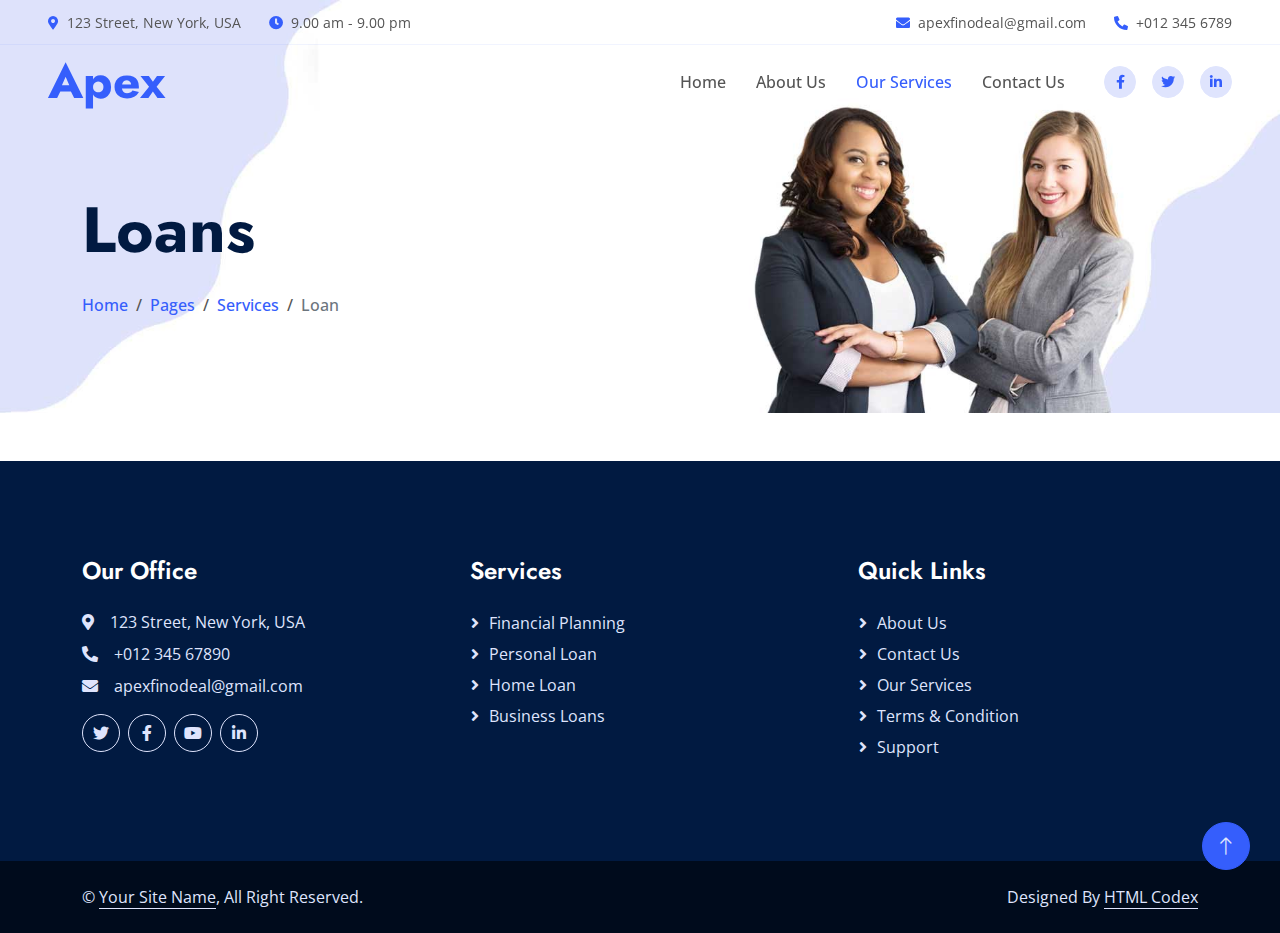
<file: loan.html>
<!DOCTYPE html>
<html lang="en">

<head>
    <meta charset="utf-8">
    <title>Apex Finodeal - Financial Services Website Template</title>
    <meta content="width=device-width, initial-scale=1.0" name="viewport">
    <meta content="" name="keywords">
    <meta content="" name="description">

    <!-- Favicon -->
    <link href="img/favicon.ico" rel="icon">

    <!-- Google Web Fonts -->
    <link rel="preconnect" href="https://fonts.googleapis.com">
    <link rel="preconnect" href="https://fonts.gstatic.com" crossorigin>
    <link
        href="https://fonts.googleapis.com/css2?family=Jost:wght@500;600;700&family=Open+Sans:wght@400;500&display=swap"
        rel="stylesheet">

    <!-- Icon Font Stylesheet -->
    <link href="https://cdnjs.cloudflare.com/ajax/libs/font-awesome/5.10.0/css/all.min.css" rel="stylesheet">
    <link href="https://cdn.jsdelivr.net/npm/bootstrap-icons@1.4.1/font/bootstrap-icons.css" rel="stylesheet">

    <!-- Libraries Stylesheet -->
    <link href="lib/animate/animate.min.css" rel="stylesheet">
    <link href="lib/owlcarousel/assets/owl.carousel.min.css" rel="stylesheet">

    <!-- Customized Bootstrap Stylesheet -->
    <link href="css/bootstrap.min.css" rel="stylesheet">

    <!-- Template Stylesheet -->
    <link href="css/style.css" rel="stylesheet">
</head>

<body>
    <!-- Spinner Start -->
    <div id="spinner"
        class="show bg-white position-fixed translate-middle w-100 vh-100 top-50 start-50 d-flex align-items-center justify-content-center">
        <div class="spinner-border text-primary" role="status" style="width: 3rem; height: 3rem;"></div>
    </div>
    <!-- Spinner End -->


    <!-- Navbar Start -->
    <div class="container-fluid fixed-top px-0 wow fadeIn" data-wow-delay="0.1s">
        <div class="top-bar row gx-0 align-items-center d-none d-lg-flex">
            <div class="col-lg-6 px-5 text-start">
                <small><i class="fa fa-map-marker-alt text-primary me-2"></i>123 Street, New York, USA</small>
                <small class="ms-4"><i class="fa fa-clock text-primary me-2"></i>9.00 am - 9.00 pm</small>
            </div>
            <div class="col-lg-6 px-5 text-end">
                <small><i class="fa fa-envelope text-primary me-2"></i>apexfinodeal@gmail.com</small>
                <small class="ms-4"><i class="fa fa-phone-alt text-primary me-2"></i>+012 345 6789</small>
            </div>
        </div>

        <nav class="navbar navbar-expand-lg navbar-light py-lg-0 px-lg-5 wow fadeIn" data-wow-delay="0.1s">
            <a href="index.html" class="navbar-brand ms-4 ms-lg-0">
                <h1 class="display-5 text-primary m-0">Apex</h1>
            </a>
            <button type="button" class="navbar-toggler me-4" data-bs-toggle="collapse"
                data-bs-target="#navbarCollapse">
                <span class="navbar-toggler-icon"></span>
            </button>
            <div class="collapse navbar-collapse" id="navbarCollapse">
                <div class="navbar-nav ms-auto p-4 p-lg-0">
                    <a href="index.html" class="nav-item nav-link">Home</a>
                    <a href="about.html" class="nav-item nav-link">About Us</a>
                    <a href="service.html" class="nav-item nav-link active">Our Services</a>
                    <!-- <a href="contact.html" class="nav-item nav-link">Our Team</a> -->
                    <a href="contact.html" class="nav-item nav-link">Contact Us</a>
                </div>
                <div class="d-none d-lg-flex ms-2">
                    <a class="btn btn-light btn-sm-square rounded-circle ms-3" href="">
                        <small class="fab fa-facebook-f text-primary"></small>
                    </a>
                    <a class="btn btn-light btn-sm-square rounded-circle ms-3" href="">
                        <small class="fab fa-twitter text-primary"></small>
                    </a>
                    <a class="btn btn-light btn-sm-square rounded-circle ms-3" href="">
                        <small class="fab fa-linkedin-in text-primary"></small>
                    </a>
                </div>
            </div>
        </nav>
    </div>
    <!-- Navbar End -->


    <!-- Page Header Start -->
    <div class="container-fluid page-header mb-5 wow fadeIn" data-wow-delay="0.1s">
        <div class="container">
            <h1 class="display-3 mb-4 animated slideInDown">Loans</h1>
            <nav aria-label="breadcrumb animated slideInDown">
                <ol class="breadcrumb mb-0">
                    <li class="breadcrumb-item"><a href="#">Home</a></li>
                    <li class="breadcrumb-item"><a href="#">Pages</a></li>
                    <li class="breadcrumb-item"><a href="#">Services</a></li>
                    <li class="breadcrumb-item active" aria-current="page">Loan</li>
                </ol>
            </nav>
        </div>
    </div>
    <!-- Page Header End -->


    <!-- Service Start -->
  
    <!-- Service End -->



    <!-- Footer Start -->
    <div class="container-fluid bg-dark text-light footer mt-5 py-5 wow fadeIn" data-wow-delay="0.1s">
        <div class="container py-5">
            <div class="row g-5">
                <div class="col-lg-4 col-md-6">
                    <h4 class="text-white mb-4">Our Office</h4>
                    <p class="mb-2"><i class="fa fa-map-marker-alt me-3"></i>123 Street, New York, USA</p>
                    <p class="mb-2"><i class="fa fa-phone-alt me-3"></i>+012 345 67890</p>
                    <p class="mb-2"><i class="fa fa-envelope me-3"></i>apexfinodeal@gmail.com</p>
                    <div class="d-flex pt-2">
                        <a class="btn btn-square btn-outline-light rounded-circle me-2" href=""><i
                                class="fab fa-twitter"></i></a>
                        <a class="btn btn-square btn-outline-light rounded-circle me-2" href=""><i
                                class="fab fa-facebook-f"></i></a>
                        <a class="btn btn-square btn-outline-light rounded-circle me-2" href=""><i
                                class="fab fa-youtube"></i></a>
                        <a class="btn btn-square btn-outline-light rounded-circle me-2" href=""><i
                                class="fab fa-linkedin-in"></i></a>
                    </div>
                </div>
                <div class="col-lg-4 col-md-6">
                    <h4 class="text-white mb-4">Services</h4>
                    <a class="btn btn-link" href="">Financial Planning</a>
                    <a class="btn btn-link" href="">Personal Loan</a>
                    <a class="btn btn-link" href="">Home Loan</a>
                    <a class="btn btn-link" href="">Business Loans</a>
                </div>
                <div class="col-lg-4 col-md-6">
                    <h4 class="text-white mb-4">Quick Links</h4>
                    <a class="btn btn-link" href="about.html">About Us</a>
                    <a class="btn btn-link" href="contact.html">Contact Us</a>
                    <a class="btn btn-link" href="service.html">Our Services</a>
                    <a class="btn btn-link" href="">Terms & Condition</a>
                    <a class="btn btn-link" href="">Support</a>
                </div>
            </div>
        </div>
    </div>
    <!-- Footer End -->


    <!-- Copyright Start -->
    <div class="container-fluid copyright py-4">
        <div class="container">
            <div class="row">
                <div class="col-md-6 text-center text-md-start mb-3 mb-md-0">
                    &copy; <a class="border-bottom" href="#">Your Site Name</a>, All Right Reserved.
                </div>
                <div class="col-md-6 text-center text-md-end">
                    <!--/*** This template is free as long as you keep the footer author’s credit link/attribution link/backlink. If you'd like to use the template without the footer author’s credit link/attribution link/backlink, you can purchase the Credit Removal License from "https://htmlcodex.com/credit-removal". Thank you for your support. ***/-->
                    Designed By <a class="border-bottom" href="https://htmlcodex.com">HTML Codex</a>
                </div>
            </div>
        </div>
    </div>
    <!-- Copyright End -->


    <!-- Back to Top -->
    <a href="#" class="btn btn-lg btn-primary btn-lg-square rounded-circle back-to-top"><i
            class="bi bi-arrow-up"></i></a>


    <!-- JavaScript Libraries -->
    <script src="https://code.jquery.com/jquery-3.4.1.min.js"></script>
    <script src="https://cdn.jsdelivr.net/npm/bootstrap@5.0.0/dist/js/bootstrap.bundle.min.js"></script>
    <script src="lib/wow/wow.min.js"></script>
    <script src="lib/easing/easing.min.js"></script>
    <script src="lib/waypoints/waypoints.min.js"></script>
    <script src="lib/owlcarousel/owl.carousel.min.js"></script>
    <script src="lib/counterup/counterup.min.js"></script>

    <!-- Template Javascript -->
    <script src="js/main.js"></script>
</body>

</html>
</file>
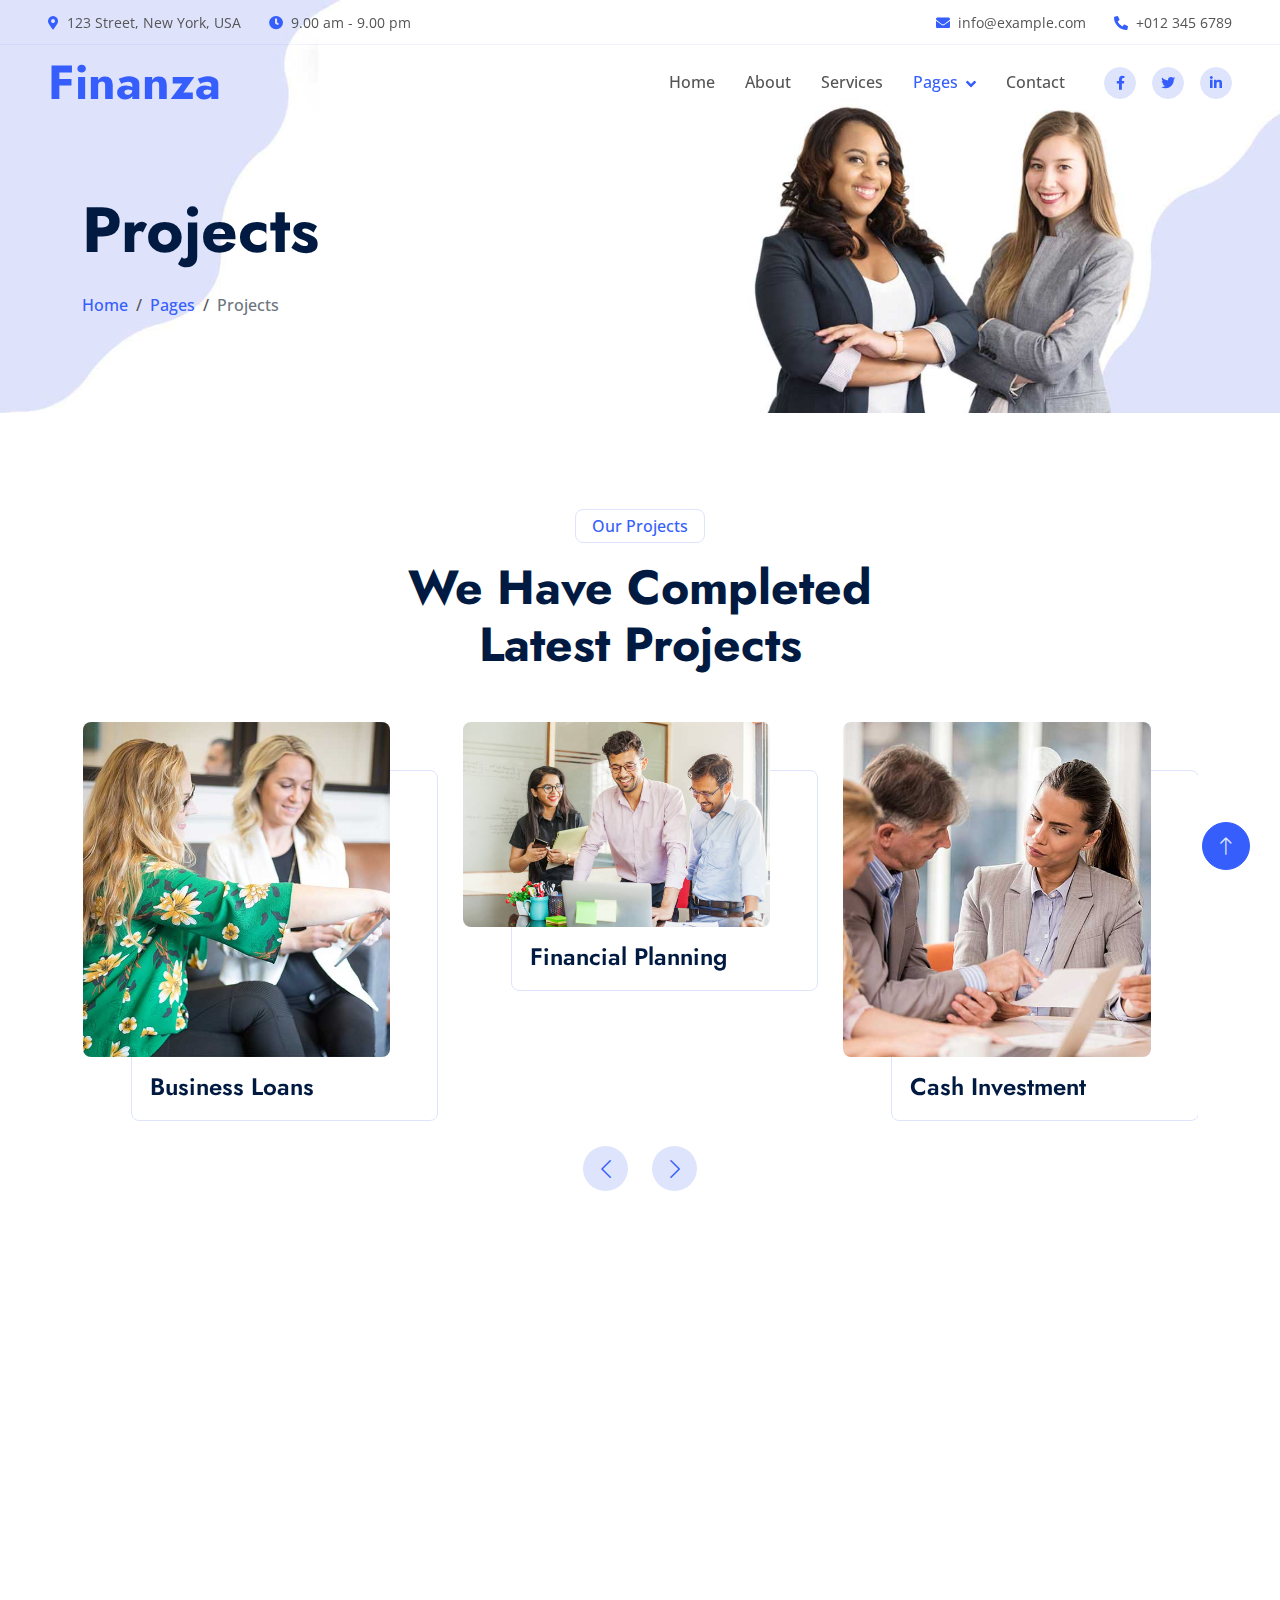
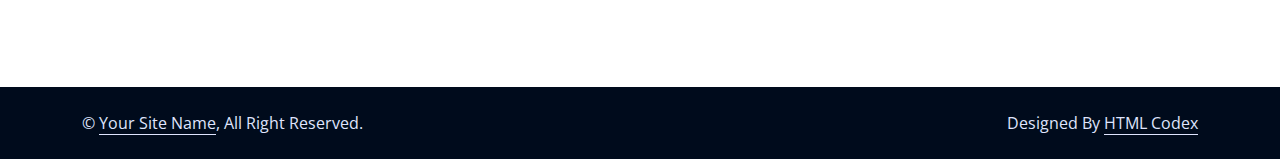
<file: project.html>
<!DOCTYPE html>
<html lang="en">

<head>
    <meta charset="utf-8">
    <title>Finanza - Financial Services Website Template</title>
    <meta content="width=device-width, initial-scale=1.0" name="viewport">
    <meta content="" name="keywords">
    <meta content="" name="description">

    <!-- Favicon -->
    <link href="img/favicon.ico" rel="icon">

    <!-- Google Web Fonts -->
    <link rel="preconnect" href="https://fonts.googleapis.com">
    <link rel="preconnect" href="https://fonts.gstatic.com" crossorigin>
    <link href="https://fonts.googleapis.com/css2?family=Jost:wght@500;600;700&family=Open+Sans:wght@400;500&display=swap" rel="stylesheet">  

    <!-- Icon Font Stylesheet -->
    <link href="https://cdnjs.cloudflare.com/ajax/libs/font-awesome/5.10.0/css/all.min.css" rel="stylesheet">
    <link href="https://cdn.jsdelivr.net/npm/bootstrap-icons@1.4.1/font/bootstrap-icons.css" rel="stylesheet">

    <!-- Libraries Stylesheet -->
    <link href="lib/animate/animate.min.css" rel="stylesheet">
    <link href="lib/owlcarousel/assets/owl.carousel.min.css" rel="stylesheet">

    <!-- Customized Bootstrap Stylesheet -->
    <link href="css/bootstrap.min.css" rel="stylesheet">

    <!-- Template Stylesheet -->
    <link href="css/style.css" rel="stylesheet">
</head>

<body>
    <!-- Spinner Start -->
    <div id="spinner" class="show bg-white position-fixed translate-middle w-100 vh-100 top-50 start-50 d-flex align-items-center justify-content-center">
        <div class="spinner-border text-primary" role="status" style="width: 3rem; height: 3rem;"></div>
    </div>
    <!-- Spinner End -->


    <!-- Navbar Start -->
    <div class="container-fluid fixed-top px-0 wow fadeIn" data-wow-delay="0.1s">
        <div class="top-bar row gx-0 align-items-center d-none d-lg-flex">
            <div class="col-lg-6 px-5 text-start">
                <small><i class="fa fa-map-marker-alt text-primary me-2"></i>123 Street, New York, USA</small>
                <small class="ms-4"><i class="fa fa-clock text-primary me-2"></i>9.00 am - 9.00 pm</small>
            </div>
            <div class="col-lg-6 px-5 text-end">
                <small><i class="fa fa-envelope text-primary me-2"></i>info@example.com</small>
                <small class="ms-4"><i class="fa fa-phone-alt text-primary me-2"></i>+012 345 6789</small>
            </div>
        </div>

        <nav class="navbar navbar-expand-lg navbar-light py-lg-0 px-lg-5 wow fadeIn" data-wow-delay="0.1s">
            <a href="index.html" class="navbar-brand ms-4 ms-lg-0">
                <h1 class="display-5 text-primary m-0">Finanza</h1>
            </a>
            <button type="button" class="navbar-toggler me-4" data-bs-toggle="collapse" data-bs-target="#navbarCollapse">
                <span class="navbar-toggler-icon"></span>
            </button>
            <div class="collapse navbar-collapse" id="navbarCollapse">
                <div class="navbar-nav ms-auto p-4 p-lg-0">
                    <a href="index.html" class="nav-item nav-link">Home</a>
                    <a href="about.html" class="nav-item nav-link">About</a>
                    <a href="service.html" class="nav-item nav-link">Services</a>
                    <div class="nav-item dropdown">
                        <a href="#" class="nav-link dropdown-toggle active" data-bs-toggle="dropdown">Pages</a>
                        <div class="dropdown-menu border-light m-0">
                            <a href="project.html" class="dropdown-item active">Projects</a>
                            <a href="feature.html" class="dropdown-item">Features</a>
                            <a href="team.html" class="dropdown-item">Team Member</a>
                            <a href="testimonial.html" class="dropdown-item">Testimonial</a>
                            <a href="404.html" class="dropdown-item">404 Page</a>
                        </div>
                    </div>
                    <a href="contact.html" class="nav-item nav-link">Contact</a>
                </div>
                <div class="d-none d-lg-flex ms-2">
                    <a class="btn btn-light btn-sm-square rounded-circle ms-3" href="">
                        <small class="fab fa-facebook-f text-primary"></small>
                    </a>
                    <a class="btn btn-light btn-sm-square rounded-circle ms-3" href="">
                        <small class="fab fa-twitter text-primary"></small>
                    </a>
                    <a class="btn btn-light btn-sm-square rounded-circle ms-3" href="">
                        <small class="fab fa-linkedin-in text-primary"></small>
                    </a>
                </div>
            </div>
        </nav>
    </div>
    <!-- Navbar End -->


    <!-- Page Header Start -->
    <div class="container-fluid page-header mb-5 wow fadeIn" data-wow-delay="0.1s">
        <div class="container">
            <h1 class="display-3 mb-4 animated slideInDown">Projects</h1>
            <nav aria-label="breadcrumb animated slideInDown">
                <ol class="breadcrumb mb-0">
                    <li class="breadcrumb-item"><a href="#">Home</a></li>
                    <li class="breadcrumb-item"><a href="#">Pages</a></li>
                    <li class="breadcrumb-item active" aria-current="page">Projects</li>
                </ol>
            </nav>
        </div>
    </div>
    <!-- Page Header End -->


    <!-- Projects Start -->
    <div class="container-xxl py-5">
        <div class="container">
            <div class="text-center mx-auto wow fadeInUp" data-wow-delay="0.1s" style="max-width: 600px;">
                <p class="d-inline-block border rounded text-primary fw-semi-bold py-1 px-3">Our Projects</p>
                <h1 class="display-5 mb-5">We Have Completed Latest Projects</h1>
            </div>
            <div class="owl-carousel project-carousel wow fadeInUp" data-wow-delay="0.3s">
                <div class="project-item pe-5 pb-5">
                    <div class="project-img mb-3">
                        <img class="img-fluid rounded" src="img/service-1.jpg" alt="">
                        <a href=""><i class="fa fa-link fa-3x text-primary"></i></a>
                    </div>
                    <div class="project-title">
                        <h4 class="mb-0">Financial Planning</h4>
                    </div>
                </div>
                <div class="project-item pe-5 pb-5">
                    <div class="project-img mb-3">
                        <img class="img-fluid rounded" src="img/service-2.jpg" alt="">
                        <a href=""><i class="fa fa-link fa-3x text-primary"></i></a>
                    </div>
                    <div class="project-title">
                        <h4 class="mb-0">Cash Investment</h4>
                    </div>
                </div>
                <div class="project-item pe-5 pb-5">
                    <div class="project-img mb-3">
                        <img class="img-fluid rounded" src="img/service-3.jpg" alt="">
                        <a href=""><i class="fa fa-link fa-3x text-primary"></i></a>
                    </div>
                    <div class="project-title">
                        <h4 class="mb-0">Financial Consultancy</h4>
                    </div>
                </div>
                <div class="project-item pe-5 pb-5">
                    <div class="project-img mb-3">
                        <img class="img-fluid rounded" src="img/service-4.jpg" alt="">
                        <a href=""><i class="fa fa-link fa-3x text-primary"></i></a>
                    </div>
                    <div class="project-title">
                        <h4 class="mb-0">Business Loans</h4>
                    </div>
                </div>
            </div>
        </div>
    </div>
    <!-- Projects End -->
        

    <!-- Footer Start -->
    <div class="container-fluid bg-dark text-light footer mt-5 py-5 wow fadeIn" data-wow-delay="0.1s">
        <div class="container py-5">
            <div class="row g-5">
                <div class="col-lg-3 col-md-6">
                    <h4 class="text-white mb-4">Our Office</h4>
                    <p class="mb-2"><i class="fa fa-map-marker-alt me-3"></i>123 Street, New York, USA</p>
                    <p class="mb-2"><i class="fa fa-phone-alt me-3"></i>+012 345 67890</p>
                    <p class="mb-2"><i class="fa fa-envelope me-3"></i>info@example.com</p>
                    <div class="d-flex pt-2">
                        <a class="btn btn-square btn-outline-light rounded-circle me-2" href=""><i class="fab fa-twitter"></i></a>
                        <a class="btn btn-square btn-outline-light rounded-circle me-2" href=""><i class="fab fa-facebook-f"></i></a>
                        <a class="btn btn-square btn-outline-light rounded-circle me-2" href=""><i class="fab fa-youtube"></i></a>
                        <a class="btn btn-square btn-outline-light rounded-circle me-2" href=""><i class="fab fa-linkedin-in"></i></a>
                    </div>
                </div>
                <div class="col-lg-3 col-md-6">
                    <h4 class="text-white mb-4">Services</h4>
                    <a class="btn btn-link" href="">Financial Planning</a>
                    <a class="btn btn-link" href="">Cash Investment</a>
                    <a class="btn btn-link" href="">Financial Consultancy</a>
                    <a class="btn btn-link" href="">Business Loans</a>
                    <a class="btn btn-link" href="">Business Analysis</a>
                </div>
                <div class="col-lg-3 col-md-6">
                    <h4 class="text-white mb-4">Quick Links</h4>
                    <a class="btn btn-link" href="">About Us</a>
                    <a class="btn btn-link" href="">Contact Us</a>
                    <a class="btn btn-link" href="">Our Services</a>
                    <a class="btn btn-link" href="">Terms & Condition</a>
                    <a class="btn btn-link" href="">Support</a>
                </div>
                <div class="col-lg-3 col-md-6">
                    <h4 class="text-white mb-4">Newsletter</h4>
                    <p>Dolor amet sit justo amet elitr clita ipsum elitr est.</p>
                    <div class="position-relative w-100">
                        <input class="form-control bg-white border-0 w-100 py-3 ps-4 pe-5" type="text" placeholder="Your email">
                        <button type="button" class="btn btn-primary py-2 position-absolute top-0 end-0 mt-2 me-2">SignUp</button>
                    </div>
                </div>
            </div>
        </div>
    </div>
    <!-- Footer End -->


    <!-- Copyright Start -->
    <div class="container-fluid copyright py-4">
        <div class="container">
            <div class="row">
                <div class="col-md-6 text-center text-md-start mb-3 mb-md-0">
                    &copy; <a class="border-bottom" href="#">Your Site Name</a>, All Right Reserved.
                </div>
                <div class="col-md-6 text-center text-md-end">
                    <!--/*** This template is free as long as you keep the footer author’s credit link/attribution link/backlink. If you'd like to use the template without the footer author’s credit link/attribution link/backlink, you can purchase the Credit Removal License from "https://htmlcodex.com/credit-removal". Thank you for your support. ***/-->
                    Designed By <a class="border-bottom" href="https://htmlcodex.com">HTML Codex</a>
                </div>
            </div>
        </div>
    </div>
    <!-- Copyright End -->


    <!-- Back to Top -->
    <a href="#" class="btn btn-lg btn-primary btn-lg-square rounded-circle back-to-top"><i class="bi bi-arrow-up"></i></a>


    <!-- JavaScript Libraries -->
    <script src="https://code.jquery.com/jquery-3.4.1.min.js"></script>
    <script src="https://cdn.jsdelivr.net/npm/bootstrap@5.0.0/dist/js/bootstrap.bundle.min.js"></script>
    <script src="lib/wow/wow.min.js"></script>
    <script src="lib/easing/easing.min.js"></script>
    <script src="lib/waypoints/waypoints.min.js"></script>
    <script src="lib/owlcarousel/owl.carousel.min.js"></script>
    <script src="lib/counterup/counterup.min.js"></script>

    <!-- Template Javascript -->
    <script src="js/main.js"></script>
</body>

</html>
</file>
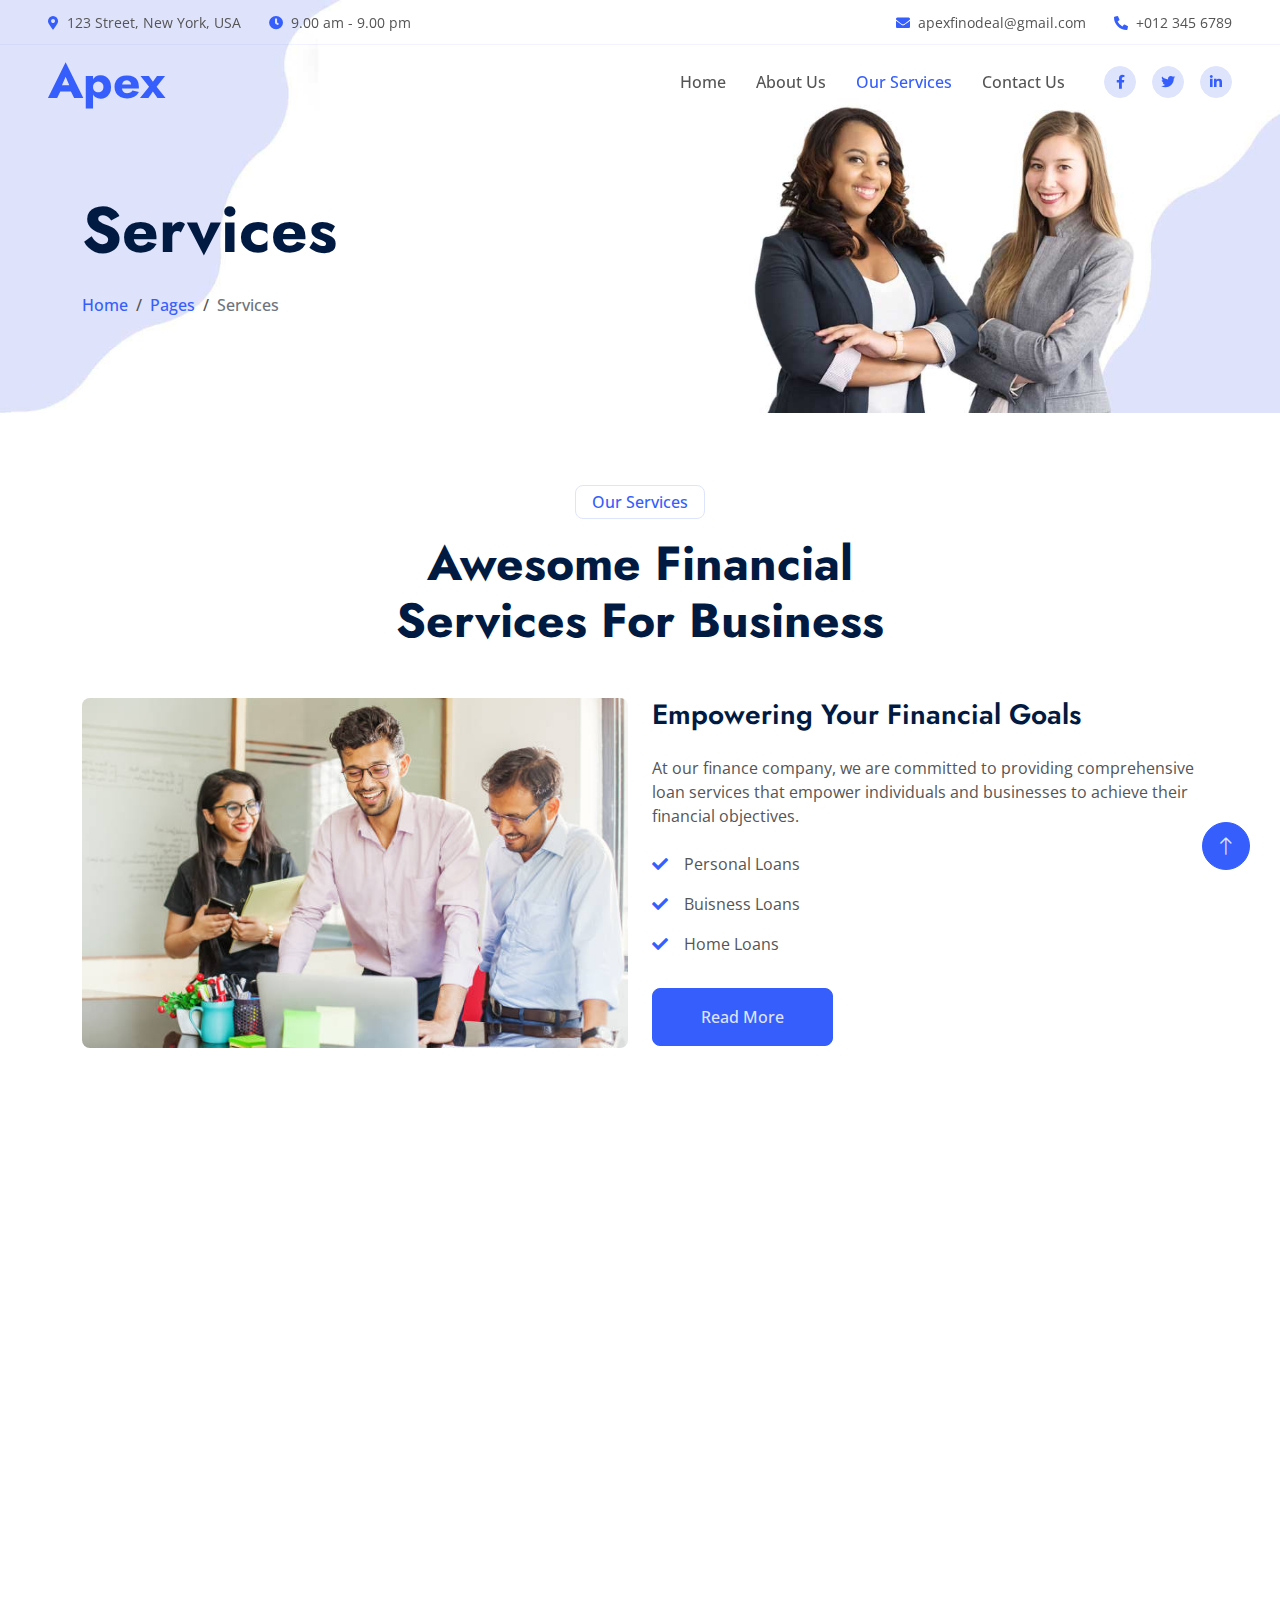
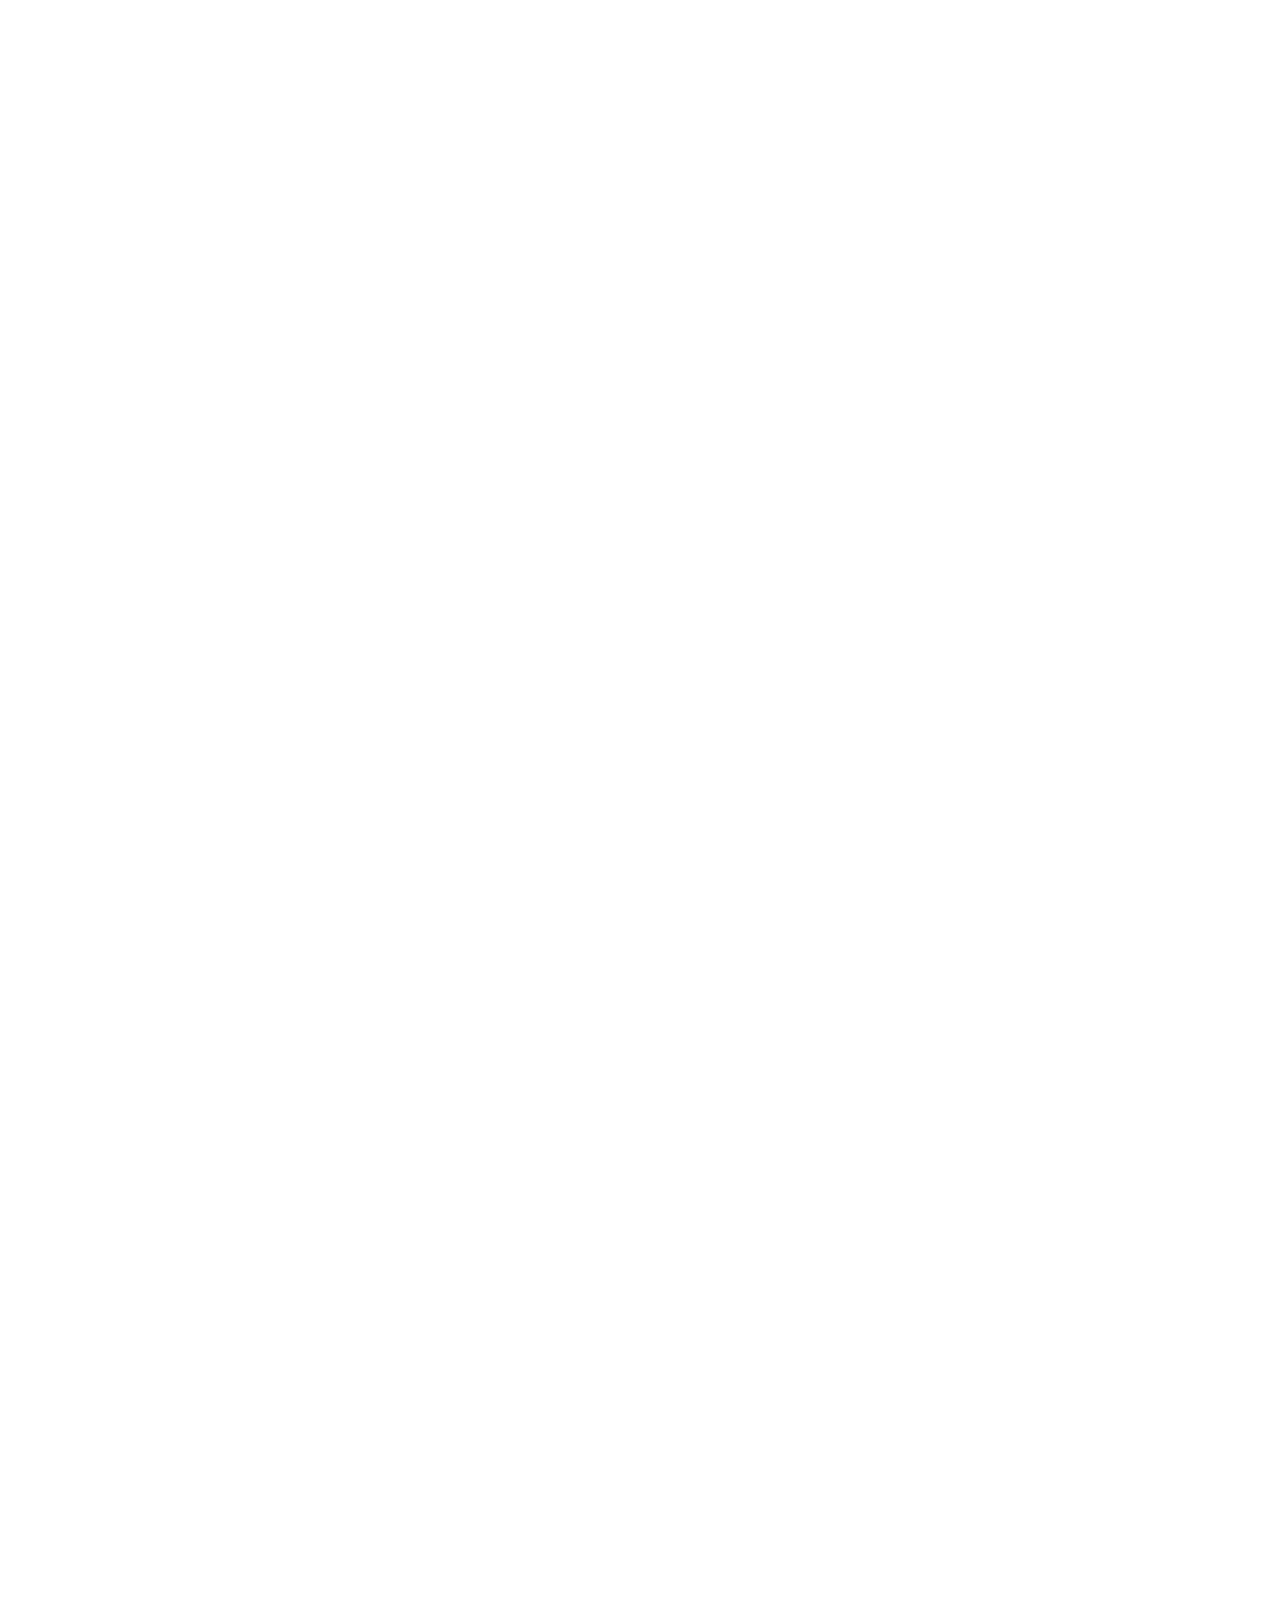
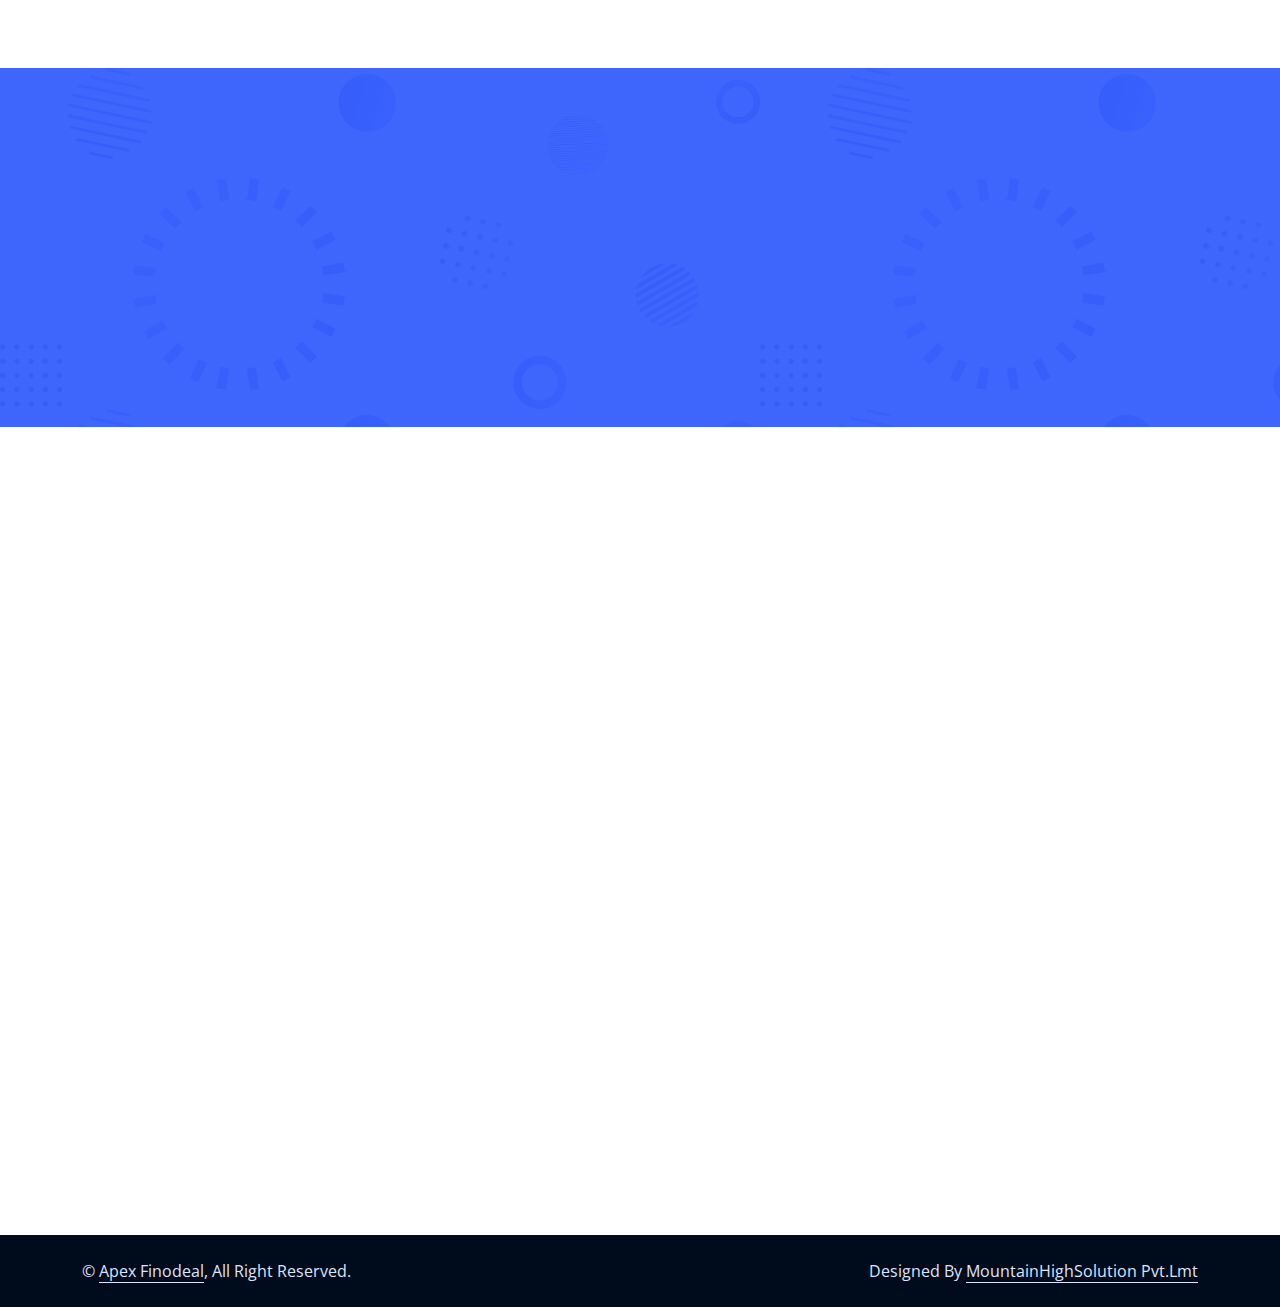
<file: service.html>
<!DOCTYPE html>
<html lang="en">

<head>
    <meta charset="utf-8">
    <title>Apex Finodeal - Financial Services Website Template</title>
    <meta content="width=device-width, initial-scale=1.0" name="viewport">
    <meta content="" name="keywords">
    <meta content="" name="description">

    <!-- Favicon -->
    <link rel="apple-touch-icon" sizes="180x180" href="img/apple-touch-icon.png">
    <link rel="icon" type="image/png" sizes="32x32" href="img/favicon-32x32.png">
    <link rel="icon" type="image/png" sizes="16x16" href="img/favicon-16x16.png">
    <link rel="manifest" href="img/site.webmanifest">
    <link rel="mask-icon" href="img/safari-pinned-tab.svg" color="#5bbad5">
    <meta name="msapplication-TileColor" content="#da532c">
    <meta name="theme-color" content="#ffffff">

    <!-- Google Web Fonts -->
    <link rel="preconnect" href="https://fonts.googleapis.com">
    <link rel="preconnect" href="https://fonts.gstatic.com" crossorigin>
    <link
        href="https://fonts.googleapis.com/css2?family=Jost:wght@500;600;700&family=Open+Sans:wght@400;500&display=swap"
        rel="stylesheet">

    <!-- Icon Font Stylesheet -->
    <link href="https://cdnjs.cloudflare.com/ajax/libs/font-awesome/5.10.0/css/all.min.css" rel="stylesheet">
    <link href="https://cdn.jsdelivr.net/npm/bootstrap-icons@1.4.1/font/bootstrap-icons.css" rel="stylesheet">

    <!-- Libraries Stylesheet -->
    <link href="lib/animate/animate.min.css" rel="stylesheet">
    <link href="lib/owlcarousel/assets/owl.carousel.min.css" rel="stylesheet">

    <!-- Customized Bootstrap Stylesheet -->
    <link href="css/bootstrap.min.css" rel="stylesheet">

    <!-- Template Stylesheet -->
    <link href="css/style.css" rel="stylesheet">
</head>

<body>
    <!-- Spinner Start -->
    <div id="spinner"
        class="show bg-white position-fixed translate-middle w-100 vh-100 top-50 start-50 d-flex align-items-center justify-content-center">
        <div class="spinner-border text-primary" role="status" style="width: 3rem; height: 3rem;"></div>
    </div>
    <!-- Spinner End -->


    <!-- Navbar Start -->
    <div class="container-fluid fixed-top px-0 wow fadeIn" data-wow-delay="0.1s">
        <div class="top-bar row gx-0 align-items-center d-none d-lg-flex">
            <div class="col-lg-6 px-5 text-start">
                <small><i class="fa fa-map-marker-alt text-primary me-2"></i>123 Street, New York, USA</small>
                <small class="ms-4"><i class="fa fa-clock text-primary me-2"></i>9.00 am - 9.00 pm</small>
            </div>
            <div class="col-lg-6 px-5 text-end">
                <small><i class="fa fa-envelope text-primary me-2"></i>apexfinodeal@gmail.com</small>
                <small class="ms-4"><i class="fa fa-phone-alt text-primary me-2"></i>+012 345 6789</small>
            </div>
        </div>

        <nav class="navbar navbar-expand-lg navbar-light py-lg-0 px-lg-5 wow fadeIn" data-wow-delay="0.1s">
            <a href="index.html" class="navbar-brand ms-4 ms-lg-0">
                <h1 class="display-5 text-primary m-0">Apex</h1>
            </a>
            <button type="button" class="navbar-toggler me-4" data-bs-toggle="collapse"
                data-bs-target="#navbarCollapse">
                <span class="navbar-toggler-icon"></span>
            </button>
            <div class="collapse navbar-collapse" id="navbarCollapse">
                <div class="navbar-nav ms-auto p-4 p-lg-0">
                    <a href="index.html" class="nav-item nav-link">Home</a>
                    <a href="about.html" class="nav-item nav-link">About Us</a>
                    <a href="service.html" class="nav-item nav-link active">Our Services</a>
                    <!-- <a href="contact.html" class="nav-item nav-link">Our Team</a> -->
                    <a href="contact.html" class="nav-item nav-link">Contact Us</a>
                </div>
                <div class="d-none d-lg-flex ms-2">
                    <a class="btn btn-light btn-sm-square rounded-circle ms-3" href="">
                        <small class="fab fa-facebook-f text-primary"></small>
                    </a>
                    <a class="btn btn-light btn-sm-square rounded-circle ms-3" href="">
                        <small class="fab fa-twitter text-primary"></small>
                    </a>
                    <a class="btn btn-light btn-sm-square rounded-circle ms-3" href="">
                        <small class="fab fa-linkedin-in text-primary"></small>
                    </a>
                </div>
            </div>
        </nav>
    </div>
    <!-- Navbar End -->


    <!-- Page Header Start -->
    <div class="container-fluid page-header mb-5 wow fadeIn" data-wow-delay="0.1s">
        <div class="container">
            <h1 class="display-3 mb-4 animated slideInDown">Services</h1>
            <nav aria-label="breadcrumb animated slideInDown">
                <ol class="breadcrumb mb-0">
                    <li class="breadcrumb-item"><a href="#">Home</a></li>
                    <li class="breadcrumb-item"><a href="#">Pages</a></li>
                    <li class="breadcrumb-item active" aria-current="page">Services</li>
                </ol>
            </nav>
        </div>
    </div>
    <!-- Page Header End -->


    <!-- Service Start -->
    <div class="container-xxl service py-4">
        <div class="container">
            <div class="text-center mx-auto wow fadeInUp" data-wow-delay="0.1s" style="max-width: 600px;">
                <p class="d-inline-block border rounded text-primary fw-semi-bold py-1 px-3">Our Services</p>
                <h1 class="display-5 mb-5">Awesome Financial Services For Business</h1>
            </div>
            <div class="row g-4 wow fadeInUp" data-wow-delay="0.3s">
                <div class="col-lg-12">
                    <div class="tab-content w-100">
                        <div class="tab-pane fade show active" id="tab-pane-1">
                            <div class="row g-4">
                                <div class="col-md-6" style="min-height: 350px;">
                                    <div class="position-relative h-100">
                                        <img class="position-absolute rounded w-100 h-100" src="img/service-1.jpg"
                                            style="object-fit: cover;" alt="">
                                    </div>
                                </div>
                                <div class="col-md-6">
                                    <h3 class="mb-4">Empowering Your Financial Goals
                                    </h3>
                                    <p class="mb-4">At our finance company, we are committed to providing comprehensive
                                        loan services that empower individuals and businesses to achieve their financial
                                        objectives.</p>
                                    <p><i class="fa fa-check text-primary me-3"></i>Personal Loans</p>
                                    <p><i class="fa fa-check text-primary me-3"></i>Buisness Loans</p>
                                    <p><i class="fa fa-check text-primary me-3"></i>Home Loans</p>
                                    <a href="#loans" class="btn btn-primary py-3 px-5 mt-3">Read More</a>
                                </div>
                            </div>
                        </div>
                    </div>
                </div>
            </div>
        </div>
    </div>

    <div class="container-xxl service py-5" id="loans" data-wow-delay="0.3s">
        <div class="container">
            <div class="text-center mx-auto wow fadeInUp" data-wow-delay="0.1s" style="max-width: 600px;">
                <p class="d-inline-block border rounded text-primary fw-semi-bold py-1 px-3">Loans</p>
                <h1 class="display-5 mb-5">Personal Loan</h1>
            </div>
            <div class="row g-4 wow fadeInUp" data-wow-delay="0.3s">
                <div class="col-lg-12">
                    <div class="tab-content w-100">
                        <div class="tab-pane fade show active" id="tab-pane-1">
                            <div class="row g-4">
                                <div class="col-md-6" style="min-height: 350px;">
                                    <div class="position-relative h-100">
                                        <img class="position-absolute rounded w-100 h-100" src="img/loan-1.jpg"
                                            style="object-fit: cover;" alt="">
                                    </div>
                                </div>
                                <div class="col-md-6">
                                    <h3 class="mb-4">Empowering Your Financial Goals
                                    </h3>
                                    <p><i class="fa fa-light fa-hand-point-right text-primary me-3"></i><span
                                            class="fw-bold">Loan
                                            Type :</span> Personal Loan</p>
                                    <p><i class="fa fa-regular fa-hand-point-right text-primary me-3"></i><span
                                            class="fw-bold">Loan
                                            Amount :</span> Varies based on
                                        applicant's creditworthiness and income</p>
                                    <p><i class="fa fa-regular fa-hand-point-right text-primary me-3"></i><span
                                            class="fw-bold">Interest Rate :</span> Fixed or variable,
                                        depending on the terms of the loan</p>
                                    <p><i class="fa fa-regular fa-hand-point-right text-primary me-3"></i><span
                                            class="fw-bold">Loan
                                            Term :</span> Typically ranges from 1 to 7 years</p>
                                    <p><i class="fa fa-regular fa-hand-point-right text-primary me-3"></i><span
                                            class="fw-bold">Repayment Schedule :</span> Monthly installments</p>
                                    <p><i class="fa fa-regular fa-hand-point-right text-primary me-3"></i><span
                                            class="fw-bold">Credit Score Requirement :</span> Typically requires a
                                        minimum credit score of 600, but may vary</p>
                                    <p><i class="fa fa-regular fa-hand-point-right text-primary me-3"></i><span
                                            class="fw-bold">Approval Time :</span> Typically within a few days, but may
                                        vary depending on the lender's processes and applicant's documentation</p>
                                    <p><i class="fa fa-regular fa-hand-point-right text-primary me-3"></i><span
                                            class="fw-bold">Eligibility Criteria :</span> Applicant must be a legal
                                        adult with a steady income and good credit history</p>
                                </div>
                            </div>
                        </div>
                    </div>
                </div>
                <div class="col-lg-12 mt-5">
                    <div class="text-center mx-auto wow fadeInUp" data-wow-delay="0.1s" style="max-width: 600px;">
                        <h1 class="display-5 mb-5">Business Loan</h1>
                    </div>
                    <div class="tab-content w-100 wow fadeInUp" data-wow-delay="0.3s">
                        <div class="tab-pane fade show active" id="tab-pane-1">
                            <div class="row g-4">
                                <div class="col-md-6 business">
                                    <h3 class="mb-4">Empowering Your Financial Goals
                                    </h3>
                                    <p><i class="fa fa-light fa-hand-point-right text-primary me-3"></i><span
                                            class="fw-bold">Loan
                                            Type :</span> Business Loan</p>
                                    <p><i class="fa fa-regular fa-hand-point-right text-primary me-3"></i><span
                                            class="fw-bold">Loan
                                            Amount :</span> Varies based on the specific needs and financial situation
                                        of the business</p>
                                    <p><i class="fa fa-regular fa-hand-point-right text-primary me-3"></i><span
                                            class="fw-bold">Interest Rate :</span> Fixed or variable, depending on the
                                        terms of the loan and the creditworthiness of the business</p>
                                    <p><i class="fa fa-regular fa-hand-point-right text-primary me-3"></i><span
                                            class="fw-bold">Loan
                                            Term :</span> Typically ranges from 1 to 5 years, but may vary</p>
                                    <p><i class="fa fa-regular fa-hand-point-right text-primary me-3"></i><span
                                            class="fw-bold">Repayment Schedule :</span> Monthly, quarterly, or annually,
                                        depending on the terms of the loan</p>
                                    <p><i class="fa fa-regular fa-hand-point-right text-primary me-3"></i><span
                                            class="fw-bold">Credit Score Requirement :</span> Typically requires a
                                        minimum business credit score and/or personal credit score, but may vary</p>
                                    <p><i class="fa fa-regular fa-hand-point-right text-primary me-3"></i><span
                                            class="fw-bold">Approval Time :</span> Typically within a few days to a few
                                        weeks, depending on the complexity of the application and the lender's processes
                                    </p>
                                    <p><i class="fa fa-regular fa-hand-point-right text-primary me-3"></i><span
                                            class="fw-bold">Eligibility Criteria :</span> Business must be legally
                                        registered and have a steady revenue stream</p>
                                </div>
                                <div class="col-md-6" style="min-height: 350px;">
                                    <div class="position-relative h-100">
                                        <img class="position-absolute rounded w-100 h-100 object-fit-fill"
                                            src="img/loan-2.jpg" style="object-fit: cover;" alt="">
                                    </div>
                                </div>
                            </div>
                        </div>
                    </div>
                </div>
                <div class="col-lg-12 mt-5">
                    <div class="text-center mx-auto wow fadeInUp" data-wow-delay="0.1s" style="max-width: 600px;">
                        <h1 class="display-5 mb-5">Home Loan</h1>
                    </div>
                    <div class="tab-content w-100 wow fadeInUp" data-wow-delay="0.3s">
                        <div class="tab-pane fade show active" id="tab-pane-1">
                            <div class="row g-4">
                                <div class="col-md-6" style="min-height: 350px;">
                                    <div class="position-relative h-100">
                                        <img class="position-absolute rounded w-100 h-100" src="img/loan-3.jpg"
                                            style="object-fit: cover;" alt="">
                                    </div>
                                </div>
                                <div class="col-md-6">
                                    <h3 class="mb-4">Empowering Your Financial Goals
                                    </h3>
                                    <p><i class="fa fa-light fa-hand-point-right text-primary me-3"></i><span
                                            class="fw-bold">Loan
                                            Type :</span> Home Loan</p>
                                    <p><i class="fa fa-regular fa-hand-point-right text-primary me-3"></i><span
                                            class="fw-bold">Loan
                                            Amount :</span> Varies based on the property value, applicant's income, and
                                        creditworthiness</p>
                                    <p><i class="fa fa-regular fa-hand-point-right text-primary me-3"></i><span
                                            class="fw-bold">Interest Rate :</span> Fixed or variable, depending on the
                                        terms of the loan and current market conditions</p>
                                    <p><i class="fa fa-regular fa-hand-point-right text-primary me-3"></i><span
                                            class="fw-bold">Loan
                                            Term :</span> Typically ranges from 15 to 30 years, but may vary</p>
                                    <p><i class="fa fa-regular fa-hand-point-right text-primary me-3"></i><span
                                            class="fw-bold">Repayment Schedule :</span> Monthly installments, including
                                        principal and interest</p>
                                    <p><i class="fa fa-regular fa-hand-point-right text-primary me-3"></i><span
                                            class="fw-bold">Credit Score Requirement :</span> Typically requires a
                                        minimum credit score, but may vary depending on the lender's criteria</p>
                                    <p><i class="fa fa-regular fa-hand-point-right text-primary me-3"></i><span
                                            class="fw-bold">Approval Time :</span> Typically within a few days to a few
                                        weeks, depending on the complexity of the application and the lender's processes
                                    </p>
                                    <p><i class="fa fa-regular fa-hand-point-right text-primary me-3"></i><span
                                            class="fw-bold">Eligibility Criteria :</span> Applicant must meet the
                                        lender's criteria for creditworthiness, income stability, and debt-to-income
                                        ratio</p>
                                </div>
                            </div>
                        </div>
                    </div>
                </div>
            </div>
        </div>
    </div>
    <!-- Service End -->


    <!-- Callback Start -->
    <div class="container-fluid callback mt-5 py-5">
        <div class="container pt-5">
            <div class="row justify-content-center">
                <div class="col-lg-7">
                    <div class="bg-white border rounded p-4 p-sm-5 wow fadeInUp" data-wow-delay="0.5s">
                        <div class="text-center mx-auto wow fadeInUp" data-wow-delay="0.1s" style="max-width: 600px;">
                            <p class="d-inline-block border rounded text-primary fw-semi-bold py-1 px-3">Get In Touch
                            </p>
                            <h1 class="display-5 mb-5">Request A Call-Back</h1>
                        </div>
                        <div class="row g-3">
                            <div class="col-sm-6">
                                <div class="form-floating">
                                    <input type="text" class="form-control" id="name" placeholder="Your Name">
                                    <label for="name">Your Name</label>
                                </div>
                            </div>
                            <div class="col-sm-6">
                                <div class="form-floating">
                                    <input type="email" class="form-control" id="mail" placeholder="Your Email">
                                    <label for="mail">Your Email</label>
                                </div>
                            </div>
                            <div class="col-sm-6">
                                <div class="form-floating">
                                    <input type="text" class="form-control" id="mobile" placeholder="Your Mobile">
                                    <label for="mobile">Your Mobile</label>
                                </div>
                            </div>
                            <div class="col-sm-6">
                                <div class="form-floating">
                                    <input type="text" class="form-control" id="subject" placeholder="Subject">
                                    <label for="subject">Subject</label>
                                </div>
                            </div>
                            <div class="col-12">
                                <div class="form-floating">
                                    <textarea class="form-control" placeholder="Leave a message here" id="message"
                                        style="height: 100px"></textarea>
                                    <label for="message">Message</label>
                                </div>
                            </div>
                            <div class="col-12 text-center">
                                <button class="btn btn-primary w-100 py-3" type="submit">Submit Now</button>
                            </div>
                        </div>
                    </div>
                </div>
            </div>
        </div>
    </div>
    <!-- Callback End -->


    <!-- Footer Start -->
    <div class="container-fluid bg-dark text-light footer mt-5 py-5 wow fadeIn" data-wow-delay="0.1s">
        <div class="container py-5">
            <div class="row g-5">
                <div class="col-lg-4 col-md-6">
                    <h4 class="text-white mb-4">Our Office</h4>
                    <p class="mb-2"><i class="fa fa-map-marker-alt me-3"></i>123 Street, New York, USA</p>
                    <p class="mb-2"><i class="fa fa-phone-alt me-3"></i>+012 345 67890</p>
                    <p class="mb-2"><i class="fa fa-envelope me-3"></i>apexfinodeal@gmail.com</p>
                    <div class="d-flex pt-2">
                        <a class="btn btn-square btn-outline-light rounded-circle me-2" href=""><i
                                class="fab fa-twitter"></i></a>
                        <a class="btn btn-square btn-outline-light rounded-circle me-2" href=""><i
                                class="fab fa-facebook-f"></i></a>
                        <a class="btn btn-square btn-outline-light rounded-circle me-2" href=""><i
                                class="fab fa-youtube"></i></a>
                        <a class="btn btn-square btn-outline-light rounded-circle me-2" href=""><i
                                class="fab fa-linkedin-in"></i></a>
                    </div>
                </div>
                <div class="col-lg-4 col-md-6">
                    <h4 class="text-white mb-4">Services</h4>
                    <a class="btn btn-link" href="">Financial Planning</a>
                    <a class="btn btn-link" href="">Personal Loan</a>
                    <a class="btn btn-link" href="">Home Loan</a>
                    <a class="btn btn-link" href="">Business Loans</a>
                </div>
                <div class="col-lg-4 col-md-6">
                    <h4 class="text-white mb-4">Quick Links</h4>
                    <a class="btn btn-link" href="about.html">About Us</a>
                    <a class="btn btn-link" href="contact.html">Contact Us</a>
                    <a class="btn btn-link" href="">Our Services</a>
                    <a class="btn btn-link" href="">Terms & Condition</a>
                    <a class="btn btn-link" href="">Support</a>
                </div>
            </div>
        </div>
    </div>
    <!-- Footer End -->


    <!-- Copyright Start -->
    <div class="container-fluid copyright py-4">
        <div class="container">
            <div class="row">
                <div class="col-md-6 text-center text-md-start mb-3 mb-md-0">
                    &copy; <a class="border-bottom" href="#">Apex Finodeal</a>, All Right Reserved.
                </div>
                <div class="col-md-6 text-center text-md-end">
                    <!--/*** This template is free as long as you keep the footer author’s credit link/attribution link/backlink. If you'd like to use the template without the footer author’s credit link/attribution link/backlink, you can purchase the Credit Removal License from "https://htmlcodex.com/credit-removal". Thank you for your support. ***/-->
                    Designed By <a class="border-bottom" href="https://www.mountainhighsolutions.com/">MountainHighSolution Pvt.Lmt</a>
                </div>
            </div>
        </div>
    </div>
    <!-- Copyright End -->


    <!-- Back to Top -->
    <a href="#" class="btn btn-lg btn-primary btn-lg-square rounded-circle back-to-top"><i
            class="bi bi-arrow-up"></i></a>


    <!-- JavaScript Libraries -->
    <script src="https://code.jquery.com/jquery-3.4.1.min.js"></script>
    <script src="https://cdn.jsdelivr.net/npm/bootstrap@5.0.0/dist/js/bootstrap.bundle.min.js"></script>
    <script src="lib/wow/wow.min.js"></script>
    <script src="lib/easing/easing.min.js"></script>
    <script src="lib/waypoints/waypoints.min.js"></script>
    <script src="lib/owlcarousel/owl.carousel.min.js"></script>
    <script src="lib/counterup/counterup.min.js"></script>

    <!-- Template Javascript -->
    <script src="js/main.js"></script>
</body>

</html>
</file>
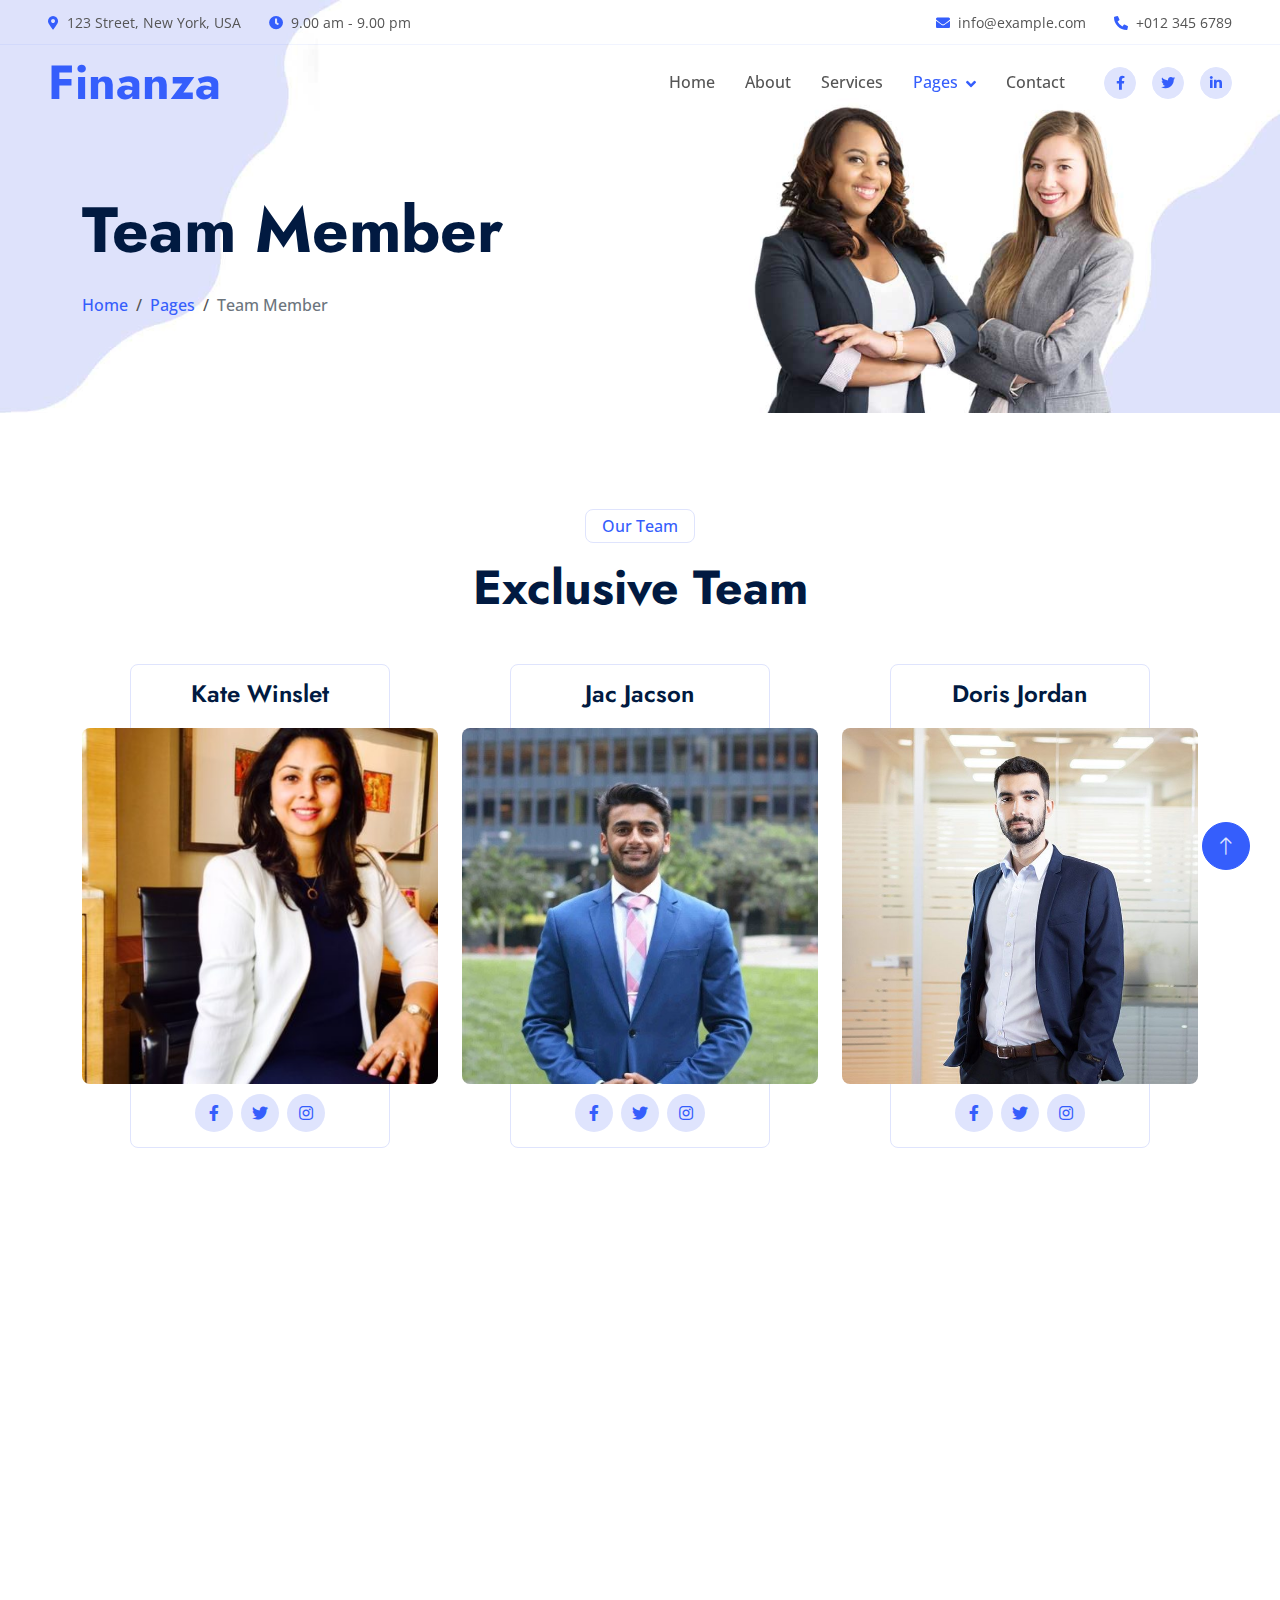
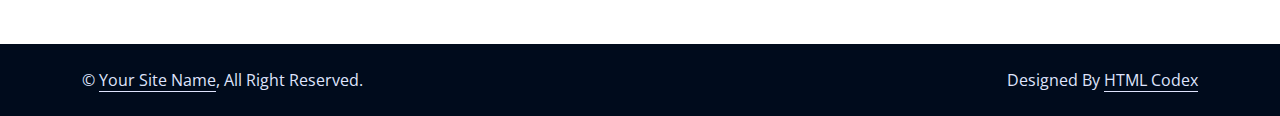
<file: team.html>
<!DOCTYPE html>
<html lang="en">

<head>
    <meta charset="utf-8">
    <title>Finanza - Financial Services Website Template</title>
    <meta content="width=device-width, initial-scale=1.0" name="viewport">
    <meta content="" name="keywords">
    <meta content="" name="description">

    <!-- Favicon -->
    <link href="img/favicon.ico" rel="icon">

    <!-- Google Web Fonts -->
    <link rel="preconnect" href="https://fonts.googleapis.com">
    <link rel="preconnect" href="https://fonts.gstatic.com" crossorigin>
    <link href="https://fonts.googleapis.com/css2?family=Jost:wght@500;600;700&family=Open+Sans:wght@400;500&display=swap" rel="stylesheet">  

    <!-- Icon Font Stylesheet -->
    <link href="https://cdnjs.cloudflare.com/ajax/libs/font-awesome/5.10.0/css/all.min.css" rel="stylesheet">
    <link href="https://cdn.jsdelivr.net/npm/bootstrap-icons@1.4.1/font/bootstrap-icons.css" rel="stylesheet">

    <!-- Libraries Stylesheet -->
    <link href="lib/animate/animate.min.css" rel="stylesheet">
    <link href="lib/owlcarousel/assets/owl.carousel.min.css" rel="stylesheet">

    <!-- Customized Bootstrap Stylesheet -->
    <link href="css/bootstrap.min.css" rel="stylesheet">

    <!-- Template Stylesheet -->
    <link href="css/style.css" rel="stylesheet">
</head>

<body>
    <!-- Spinner Start -->
    <div id="spinner" class="show bg-white position-fixed translate-middle w-100 vh-100 top-50 start-50 d-flex align-items-center justify-content-center">
        <div class="spinner-border text-primary" role="status" style="width: 3rem; height: 3rem;"></div>
    </div>
    <!-- Spinner End -->


    <!-- Navbar Start -->
    <div class="container-fluid fixed-top px-0 wow fadeIn" data-wow-delay="0.1s">
        <div class="top-bar row gx-0 align-items-center d-none d-lg-flex">
            <div class="col-lg-6 px-5 text-start">
                <small><i class="fa fa-map-marker-alt text-primary me-2"></i>123 Street, New York, USA</small>
                <small class="ms-4"><i class="fa fa-clock text-primary me-2"></i>9.00 am - 9.00 pm</small>
            </div>
            <div class="col-lg-6 px-5 text-end">
                <small><i class="fa fa-envelope text-primary me-2"></i>info@example.com</small>
                <small class="ms-4"><i class="fa fa-phone-alt text-primary me-2"></i>+012 345 6789</small>
            </div>
        </div>

        <nav class="navbar navbar-expand-lg navbar-light py-lg-0 px-lg-5 wow fadeIn" data-wow-delay="0.1s">
            <a href="index.html" class="navbar-brand ms-4 ms-lg-0">
                <h1 class="display-5 text-primary m-0">Finanza</h1>
            </a>
            <button type="button" class="navbar-toggler me-4" data-bs-toggle="collapse" data-bs-target="#navbarCollapse">
                <span class="navbar-toggler-icon"></span>
            </button>
            <div class="collapse navbar-collapse" id="navbarCollapse">
                <div class="navbar-nav ms-auto p-4 p-lg-0">
                    <a href="index.html" class="nav-item nav-link">Home</a>
                    <a href="about.html" class="nav-item nav-link">About</a>
                    <a href="service.html" class="nav-item nav-link">Services</a>
                    <div class="nav-item dropdown">
                        <a href="#" class="nav-link dropdown-toggle active" data-bs-toggle="dropdown">Pages</a>
                        <div class="dropdown-menu border-light m-0">
                            <a href="project.html" class="dropdown-item">Projects</a>
                            <a href="feature.html" class="dropdown-item">Features</a>
                            <a href="team.html" class="dropdown-item active">Team Member</a>
                            <a href="testimonial.html" class="dropdown-item">Testimonial</a>
                            <a href="404.html" class="dropdown-item">404 Page</a>
                        </div>
                    </div>
                    <a href="contact.html" class="nav-item nav-link">Contact</a>
                </div>
                <div class="d-none d-lg-flex ms-2">
                    <a class="btn btn-light btn-sm-square rounded-circle ms-3" href="">
                        <small class="fab fa-facebook-f text-primary"></small>
                    </a>
                    <a class="btn btn-light btn-sm-square rounded-circle ms-3" href="">
                        <small class="fab fa-twitter text-primary"></small>
                    </a>
                    <a class="btn btn-light btn-sm-square rounded-circle ms-3" href="">
                        <small class="fab fa-linkedin-in text-primary"></small>
                    </a>
                </div>
            </div>
        </nav>
    </div>
    <!-- Navbar End -->


    <!-- Page Header Start -->
    <div class="container-fluid page-header mb-5 wow fadeIn" data-wow-delay="0.1s">
        <div class="container">
            <h1 class="display-3 mb-4 animated slideInDown">Team Member</h1>
            <nav aria-label="breadcrumb animated slideInDown">
                <ol class="breadcrumb mb-0">
                    <li class="breadcrumb-item"><a href="#">Home</a></li>
                    <li class="breadcrumb-item"><a href="#">Pages</a></li>
                    <li class="breadcrumb-item active" aria-current="page">Team Member</li>
                </ol>
            </nav>
        </div>
    </div>
    <!-- Page Header End -->


    <!-- Team Start -->
    <div class="container-xxl py-5">
        <div class="container">
            <div class="text-center mx-auto wow fadeInUp" data-wow-delay="0.1s" style="max-width: 600px;">
                <p class="d-inline-block border rounded text-primary fw-semi-bold py-1 px-3">Our Team</p>
                <h1 class="display-5 mb-5">Exclusive Team</h1>
            </div>
            <div class="row g-4">
                <div class="col-lg-4 col-md-6 wow fadeInUp" data-wow-delay="0.1s">
                    <div class="team-item">
                        <img class="img-fluid rounded" src="img/team-1.jpg" alt="">
                        <div class="team-text">
                            <h4 class="mb-0">Kate Winslet</h4>
                            <div class="team-social d-flex">
                                <a class="btn btn-square rounded-circle mx-1" href=""><i class="fab fa-facebook-f"></i></a>
                                <a class="btn btn-square rounded-circle mx-1" href=""><i class="fab fa-twitter"></i></a>
                                <a class="btn btn-square rounded-circle mx-1" href=""><i class="fab fa-instagram"></i></a>
                            </div>
                        </div>
                    </div>
                </div>
                <div class="col-lg-4 col-md-6 wow fadeInUp" data-wow-delay="0.3s">
                    <div class="team-item">
                        <img class="img-fluid rounded" src="img/team-2.jpg" alt="">
                        <div class="team-text">
                            <h4 class="mb-0">Jac Jacson</h4>
                            <div class="team-social d-flex">
                                <a class="btn btn-square rounded-circle mx-1" href=""><i class="fab fa-facebook-f"></i></a>
                                <a class="btn btn-square rounded-circle mx-1" href=""><i class="fab fa-twitter"></i></a>
                                <a class="btn btn-square rounded-circle mx-1" href=""><i class="fab fa-instagram"></i></a>
                            </div>
                        </div>
                    </div>
                </div>
                <div class="col-lg-4 col-md-6 wow fadeInUp" data-wow-delay="0.5s">
                    <div class="team-item">
                        <img class="img-fluid rounded" src="img/team-3.jpg" alt="">
                        <div class="team-text">
                            <h4 class="mb-0">Doris Jordan</h4>
                            <div class="team-social d-flex">
                                <a class="btn btn-square rounded-circle mx-1" href=""><i class="fab fa-facebook-f"></i></a>
                                <a class="btn btn-square rounded-circle mx-1" href=""><i class="fab fa-twitter"></i></a>
                                <a class="btn btn-square rounded-circle mx-1" href=""><i class="fab fa-instagram"></i></a>
                            </div>
                        </div>
                    </div>
                </div>
            </div>
        </div>
    </div>
    <!-- Team End -->
        

    <!-- Footer Start -->
    <div class="container-fluid bg-dark text-light footer mt-5 py-5 wow fadeIn" data-wow-delay="0.1s">
        <div class="container py-5">
            <div class="row g-5">
                <div class="col-lg-4 col-md-6">
                    <h4 class="text-white mb-4">Our Office</h4>
                    <p class="mb-2"><i class="fa fa-map-marker-alt me-3"></i>123 Street, New York, USA</p>
                    <p class="mb-2"><i class="fa fa-phone-alt me-3"></i>+012 345 67890</p>
                    <p class="mb-2"><i class="fa fa-envelope me-3"></i>info@example.com</p>
                    <div class="d-flex pt-2">
                        <a class="btn btn-square btn-outline-light rounded-circle me-2" href=""><i class="fab fa-twitter"></i></a>
                        <a class="btn btn-square btn-outline-light rounded-circle me-2" href=""><i class="fab fa-facebook-f"></i></a>
                        <a class="btn btn-square btn-outline-light rounded-circle me-2" href=""><i class="fab fa-youtube"></i></a>
                        <a class="btn btn-square btn-outline-light rounded-circle me-2" href=""><i class="fab fa-linkedin-in"></i></a>
                    </div>
                </div>
                <div class="col-lg-4 col-md-6">
                    <h4 class="text-white mb-4">Services</h4>
                    <a class="btn btn-link" href="">Financial Planning</a>
                    <a class="btn btn-link" href="">Cash Investment</a>
                    <a class="btn btn-link" href="">Financial Consultancy</a>
                    <a class="btn btn-link" href="">Business Loans</a>
                    <a class="btn btn-link" href="">Business Analysis</a>
                </div>
                <div class="col-lg-4 col-md-6">
                    <h4 class="text-white mb-4">Quick Links</h4>
                    <a class="btn btn-link" href="about.html">About Us</a>
                    <a class="btn btn-link" href="contact.html">Contact Us</a>
                    <a class="btn btn-link" href="service.html">Our Services</a>
                    <a class="btn btn-link" href="">Terms & Condition</a>
                    <a class="btn btn-link" href="">Support</a>
                </div>
            </div>
        </div>
    </div>
    <!-- Footer End -->


    <!-- Copyright Start -->
    <div class="container-fluid copyright py-4">
        <div class="container">
            <div class="row">
                <div class="col-md-6 text-center text-md-start mb-3 mb-md-0">
                    &copy; <a class="border-bottom" href="#">Your Site Name</a>, All Right Reserved.
                </div>
                <div class="col-md-6 text-center text-md-end">
                    <!--/*** This template is free as long as you keep the footer author’s credit link/attribution link/backlink. If you'd like to use the template without the footer author’s credit link/attribution link/backlink, you can purchase the Credit Removal License from "https://htmlcodex.com/credit-removal". Thank you for your support. ***/-->
                    Designed By <a class="border-bottom" href="https://htmlcodex.com">HTML Codex</a>
                </div>
            </div>
        </div>
    </div>
    <!-- Copyright End -->


    <!-- Back to Top -->
    <a href="#" class="btn btn-lg btn-primary btn-lg-square rounded-circle back-to-top"><i class="bi bi-arrow-up"></i></a>


    <!-- JavaScript Libraries -->
    <script src="https://code.jquery.com/jquery-3.4.1.min.js"></script>
    <script src="https://cdn.jsdelivr.net/npm/bootstrap@5.0.0/dist/js/bootstrap.bundle.min.js"></script>
    <script src="lib/wow/wow.min.js"></script>
    <script src="lib/easing/easing.min.js"></script>
    <script src="lib/waypoints/waypoints.min.js"></script>
    <script src="lib/owlcarousel/owl.carousel.min.js"></script>
    <script src="lib/counterup/counterup.min.js"></script>

    <!-- Template Javascript -->
    <script src="js/main.js"></script>
</body>

</html>
</file>
<file: css/style.css>
/********** Template CSS **********/
:root {
    --primary: #355EFC;
    --secondary: #E93C05;
    --tertiary: #555555;
    --light: #DFE4FD;
    --dark: #011A41;
}

.back-to-top {
    position: fixed;
    display: none;
    right: 30px;
    bottom: 30px;
    z-index: 99;
}

h1,
.h1,
h2,
.h2,
.fw-bold {
    font-weight: 700 !important;
}

h3,
.h3,
h4,
.h4,
.fw-medium {
    font-weight: 600 !important;
}

h5,
.h5,
h6,
.h6,
.fw-semi-bold {
    font-weight: 500 !important;
}

#msg{
    color: #61b752;
    display: block;
}

/*** Spinner ***/
#spinner {
    opacity: 0;
    visibility: hidden;
    transition: opacity .5s ease-out, visibility 0s linear .5s;
    z-index: 99999;
}

#spinner.show {
    transition: opacity .5s ease-out, visibility 0s linear 0s;
    visibility: visible;
    opacity: 1;
}


/*** Button ***/
.btn {
    transition: .5s;
    font-weight: 500;
}

.btn-primary,
.btn-outline-primary:hover {
    color: var(--light);
}

.btn-square {
    width: 38px;
    height: 38px;
}

.btn-sm-square {
    width: 32px;
    height: 32px;
}

.btn-lg-square {
    width: 48px;
    height: 48px;
}

.btn-square,
.btn-sm-square,
.btn-lg-square {
    padding: 0;
    display: flex;
    align-items: center;
    justify-content: center;
    font-weight: normal;
}


/*** Navbar ***/
.fixed-top {
    transition: .5s;
}

.top-bar {
    height: 45px;
    border-bottom: 1px solid rgba(53, 94, 252, .07);
}

.navbar .dropdown-toggle::after {
    border: none;
    content: "\f107";
    font-family: "Font Awesome 5 Free";
    font-weight: 900;
    vertical-align: middle;
    margin-left: 8px;
}

.navbar .navbar-nav .nav-link {
    padding: 25px 15px;
    color: var(--tertiary);
    font-weight: 500;
    outline: none;
}

.navbar .navbar-nav .nav-link:hover,
.navbar .navbar-nav .nav-link.active {
    color: var(--primary);
}

@media (max-width: 991.98px) {
    .navbar .navbar-nav {
        margin-top: 10px;
        border-top: 1px solid rgba(0, 0, 0, .07);
        background: #FFFFFF;
    }

    .navbar .navbar-nav .nav-link {
        padding: 10px 0;
    }
}

@media (min-width: 992px) {
    .navbar .nav-item .dropdown-menu {
        display: block;
        visibility: hidden;
        top: 100%;
        transform: rotateX(-75deg);
        transform-origin: 0% 0%;
        transition: .5s;
        opacity: 0;
    }

    .navbar .nav-item:hover .dropdown-menu {
        transform: rotateX(0deg);
        visibility: visible;
        transition: .5s;
        opacity: 1;
    }
}


/*** Header ***/
.carousel-caption {
    top: 0;
    left: 0;
    right: 0;
    bottom: 0;
    display: flex;
    align-items: center;
    justify-content: center;
    text-align: start;
    z-index: 1;
}

.carousel-control-prev,
.carousel-control-next {
    width: 3rem;
}

.carousel-control-prev-icon,
.carousel-control-next-icon {
    width: 3rem;
    height: 3rem;
    background-color: var(--primary);
    border: 10px solid var(--primary);
}

.carousel-control-prev-icon {
    border-radius: 0 3rem 3rem 0;
}

.carousel-control-next-icon {
    border-radius: 3rem 0 0 3rem;
}

@media (max-width: 768px) {
    #header-carousel .carousel-item {
        position: relative;
        min-height: 450px;
    }
    
    #header-carousel .carousel-item img {
        position: absolute;
        width: 100%;
        height: 100%;
        object-fit: cover;
    }
   
    .business{
        order: 2;
    }

}

.page-header {
    padding-top: 12rem;
    padding-bottom: 6rem;
    background: url(../img/header.jpg) top left no-repeat;
    background-size: cover;
}

.page-header .breadcrumb-item,
.page-header .breadcrumb-item a {
    font-weight: 500;
}

.page-header .breadcrumb-item+.breadcrumb-item::before {
    color: var(--tertiary);
}


/*** Facts ***/
.facts {
    background: linear-gradient(rgba(53, 94, 252, .95), rgba(53, 94, 252, .95)), url(../img/bg.png);
}


/*** Callback ***/
.callback {
    position: relative;
}

.callback::before {
    position: absolute;
    content: "";
    width: 100%;
    height: 50%;
    top: 0;
    left: 0;
    background: linear-gradient(rgba(53, 94, 252, .95), rgba(53, 94, 252, .95)), url(../img/bg.png);
    z-index: -1;
}


/*** Feature ***/
.feature .feature-box,
.feature .feature-box * {
    transition: .5s;
}

.feature .feature-box:hover {
    background: var(--primary);
    border-color: var(--primary) !important;
}

.feature .feature-box:hover * {
    color: #FFFFFF !important;
}


/*** Service ***/
.service .nav .nav-link {
    transition: .5s;
}

.service .nav .nav-link.active {
    border-color: var(--primary) !important;
    background: var(--primary);
}

.service .nav .nav-link.active h5 {
    color: #FFFFFF !important;
}

.service .nav .nav-link.active h5 i {
    color: #FFFFFF !important;
}


/*** Project ***/
.project-item,
.project-item .project-img {
    position: relative;
}

.project-item .project-img a {
    position: absolute;
    width: 100%;
    height: 100%;
    top: 0;
    left: 0;
    background: rgba(255, 255, 255, .5);
    display: flex;
    align-items: center;
    justify-content: center;
    border-radius: 8px;
    opacity: 0;
    transition: .5s;
}

.project-item:hover .project-img a {
    opacity: 1;
}

.project-item .project-title {
    position: absolute;
    top: 3rem;
    right: 0;
    bottom: 0;
    left: 3rem;
    border: 1px solid var(--light);
    border-radius: 8px;
    display: flex;
    align-items: flex-end;
    padding: 18px;
    z-index: -1;
    transition: .5s;
}

.project-item:hover .project-title {
    background: var(--primary);
    border-color: var(--primary);
}

.project-item .project-title h4 {
    transition: .5s;
}

.project-item:hover .project-title h4 {
    color: #FFFFFF;
}

.project-carousel .owl-nav {
    margin-top: 25px;
    display: flex;
    justify-content: center;
}

.project-carousel .owl-nav .owl-prev,
.project-carousel .owl-nav .owl-next {
    margin: 0 12px;
    width: 45px;
    height: 45px;
    display: flex;
    align-items: center;
    justify-content: center;
    color: var(--primary);
    background: var(--light);
    border-radius: 45px;
    font-size: 22px;
    transition: .5s;
}

.project-carousel .owl-nav .owl-prev:hover,
.project-carousel .owl-nav .owl-next:hover {
    background: var(--primary);
    color: var(--light);
}


/*** Team ***/
.team-item {
    position: relative;
    padding: 4rem 0;
}

.team-item img {
    position: relative;
    z-index: 2;
}

.team-item .team-text {
    position: absolute;
    top: 0;
    right: 3rem;
    bottom: 0;
    left: 3rem;
    padding: 15px;
    border: 1px solid var(--light);
    border-radius: 8px;
    display: flex;
    flex-direction: column;
    align-items: center;
    justify-content: space-between;
    transition: .5s;
    z-index: 1;
}

.team-item:hover .team-text {
    background: var(--primary);
    border-color: var(--primary);
}

.team-item .team-text h4 {
    transition: .5s;
}

.team-item:hover .team-text h4 {
    color: #FFFFFF;
}

.team-item .team-social .btn {
    background: var(--light);
    color: var(--primary);
}

.team-item:hover .team-social .btn {
    background: #FFFFFF;
}

.team-item .team-social .btn:hover {
    background: var(--primary);
    color: var(--light);
}


/*** Testimonial ***/
.testimonial-item {
    position: relative;
    text-align: center;
    padding-top: 30px;
}

.testimonial-item .testimonial-text {
    position: relative;
    text-align: center;
}

.testimonial-item .testimonial-text .btn-square {
    position: absolute;
    width: 60px;
    height: 60px;
    top: -30px;
    left: 50%;
    transform: translateX(-50%);
}

.testimonial-item .testimonial-text::before {
    position: absolute;
    content: "";
    bottom: -60px;
    left: 50%;
    transform: translateX(-50%);
    border: 30px solid;
    border-color: var(--light) transparent transparent transparent;
}

.testimonial-item .testimonial-text::after {
    position: absolute;
    content: "";
    bottom: -59px;
    left: 50%;
    transform: translateX(-50%);
    border: 30px solid;
    border-color: #FFFFFF transparent transparent transparent;
}

.testimonial-carousel .owl-item img {
    margin: 0 auto;
    width: 100px;
    height: 100px;
}

.testimonial-carousel .owl-dots {
    margin-top: 25px;
    display: flex;
    align-items: flex-end;
    justify-content: center;
}

.testimonial-carousel .owl-dot {
    position: relative;
    display: inline-block;
    margin: 0 5px;
    width: 30px;
    height: 30px;
    border: 1px solid var(--light);
    border-radius: 30px;
    transition: .5s;
}

.testimonial-carousel .owl-dot::after {
    position: absolute;
    content: "";
    width: 16px;
    height: 16px;
    top: 6px;
    left: 6px;
    border-radius: 16px;
    background: var(--light);
    transition: .5s;
}

.testimonial-carousel .owl-dot.active {
    border-color: var(--primary);
}

.testimonial-carousel .owl-dot.active::after {
    background: var(--primary);
}


/*** Footer ***/
.footer .btn.btn-link {
    display: block;
    margin-bottom: 5px;
    padding: 0;
    text-align: left;
    color: var(--light);
    font-weight: normal;
    text-transform: capitalize;
    transition: .3s;
}

.footer .btn.btn-link::before {
    position: relative;
    content: "\f105";
    font-family: "Font Awesome 5 Free";
    font-weight: 900;
    margin-right: 10px;
}

.footer .btn.btn-link:hover {
    color: var(--primary);
    letter-spacing: 1px;
    box-shadow: none;
}

.copyright {
    color: var(--light);
    background: #000B1C;
}

.copyright a {
    color: var(--light);
}

.copyright a:hover {
    color: var(--primary);
}
</file>
